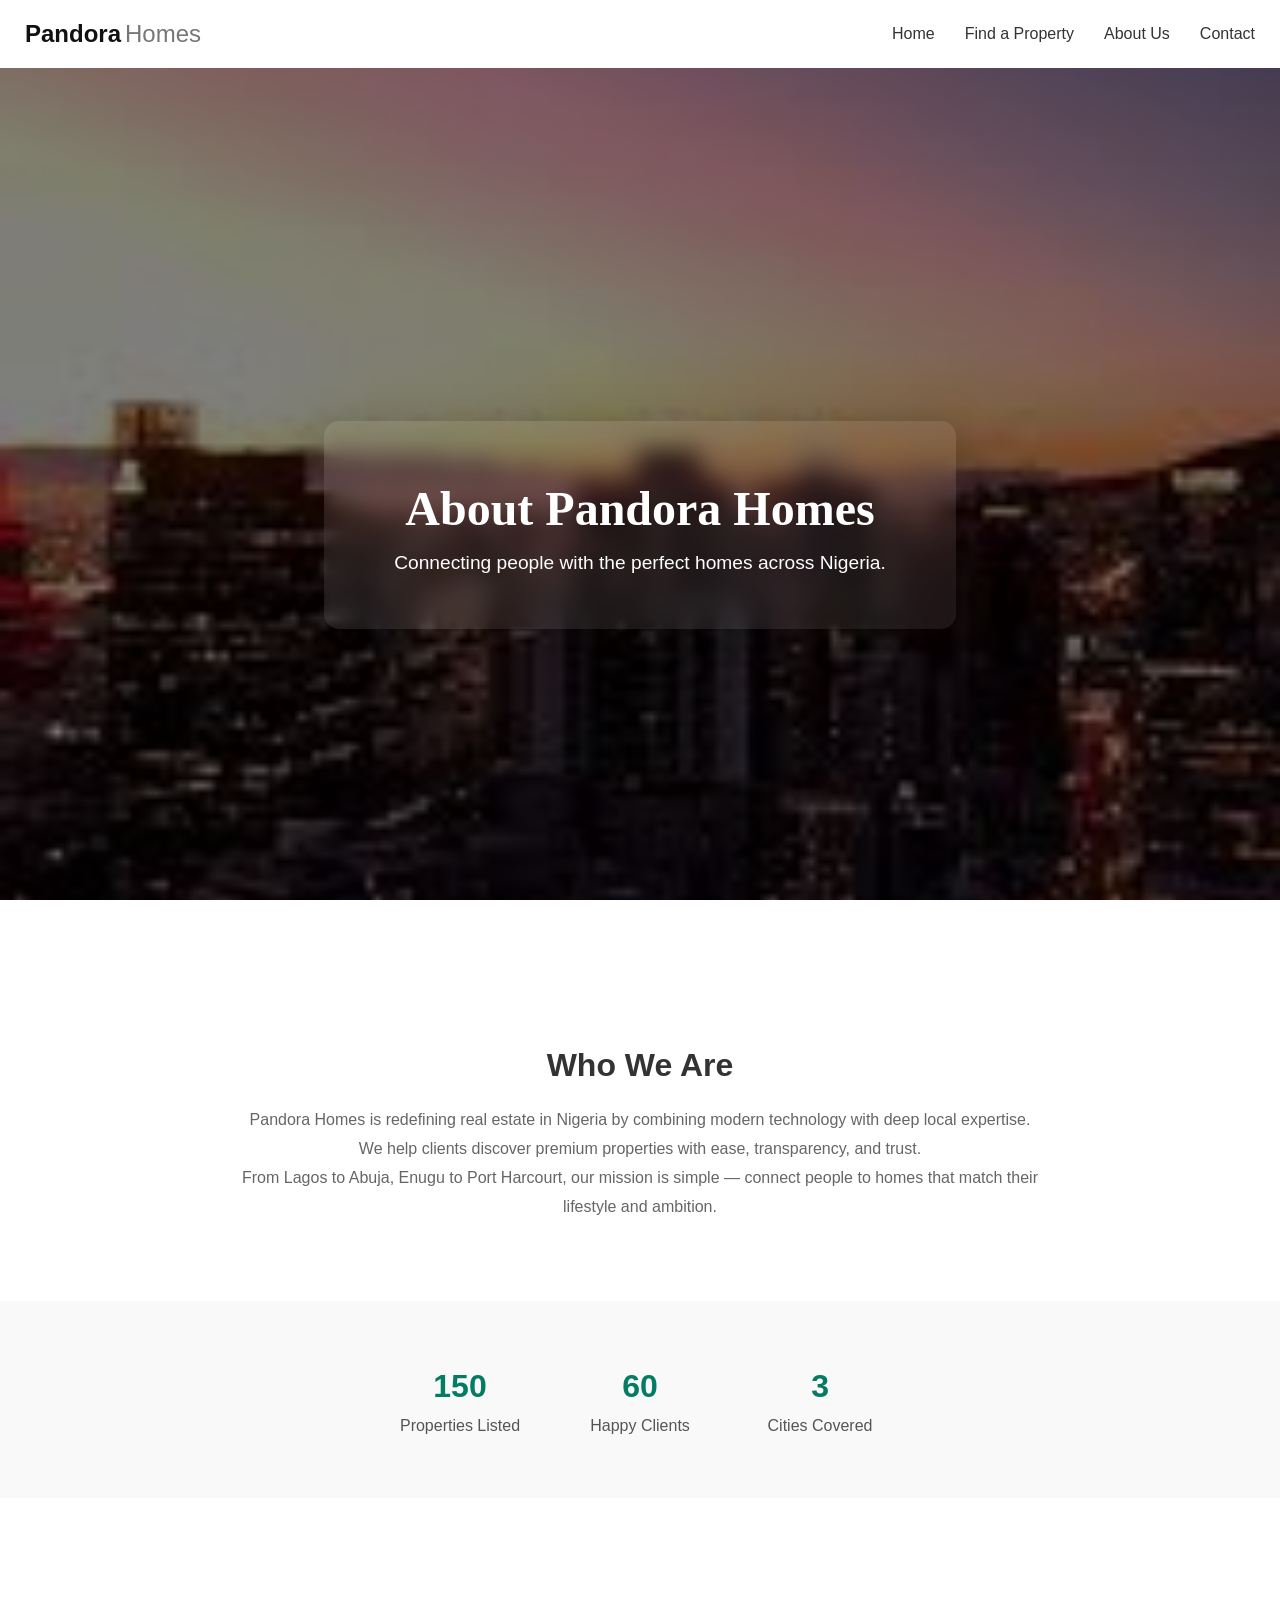
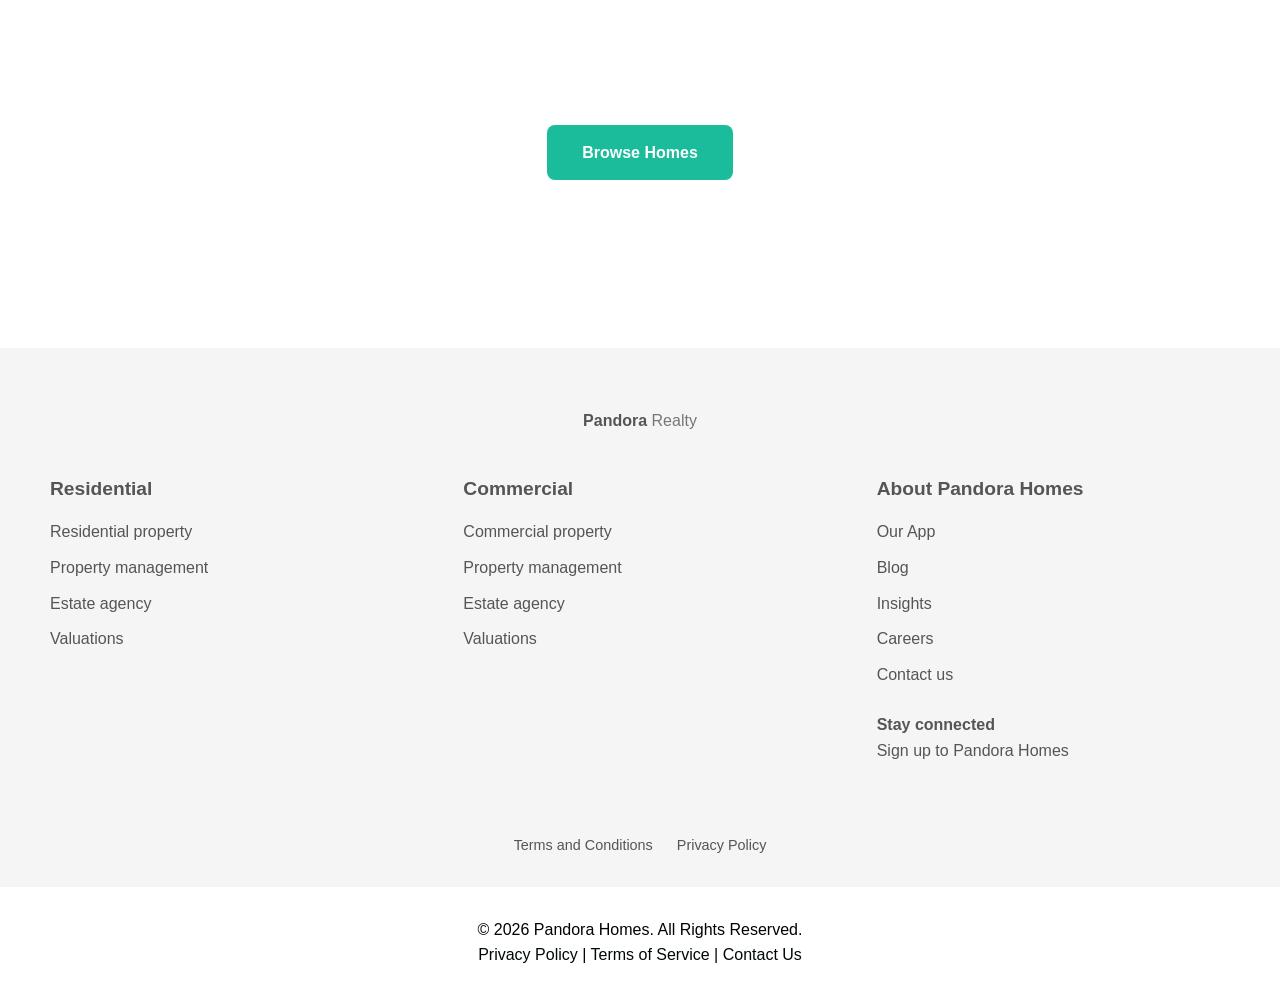
<file: about.html>
<!DOCTYPE html>
<html lang="en">
<head>
    <meta charset="UTF-8">
    <meta name="viewport" content="width=device-width, initial-scale=1.0">
    <title>About - Pandora Homes</title>
    <link rel="stylesheet" href="style.css">
</head>
<body>

<!-- HEADER -->
<header>

    <!-- MENU ICON (LEFT) -->
    <div class="menu-icon" onclick="toggleMenu()">☰</div>

    <!-- LOGO -->
<div class="logo">
    <span class="logo-bold">Pandora</span>
    <span class="logo-light">Homes</span>
</div>

    <!-- DESKTOP NAV -->
    <nav class="desktop-nav">
        <ul>
            <li><a href="index.html">Home</a></li>
            <li><a href="listings.html">Find a Property</a></li>
            <li><a href="about.html">About Us</a></li>
            <li><a href="contact.html">Contact</a></li>
        </ul>
    </nav>

</header>

<!-- MOBILE MENU (IMPORTANT: place RIGHT AFTER header) -->
<div class="mobile-menu" id="mobileMenu">

    <div class="close-btn" onclick="toggleMenu()">✕</div>

    <a href="index.html">Home</a>
    <a href="listings.html">Find a Property</a>
    <a href="about.html">About Us</a>
    <a href="contact.html">Contact Us</a>
    <a href="#">Careers</a>
    <a href="#">Insights</a>
</div>

<div id="page-content">

<!-- HERO / INTRO SECTION -->
<section class="hero about-hero">
    <div class="hero-overlay">
        <h1 class="fade-in">About Pandora Homes</h1>
        <p class="fade-in delay">
            Connecting people with the perfect homes across Nigeria.
        </p>
    </div>
</section>

<!-- ABOUT SECTION -->
<section class="about-story">

    <div class="about-container">
        <h2>Who We Are</h2>

        <p>
            Pandora Homes is redefining real estate in Nigeria by combining 
            modern technology with deep local expertise. We help clients 
            discover premium properties with ease, transparency, and trust.
        </p>

        <p>
            From Lagos to Abuja, Enugu to Port Harcourt, our mission is simple — 
            connect people to homes that match their lifestyle and ambition.
        </p>
    </div>

</section>

<section class="about-stats">

    <div class="stats-container">

        <div class="stat-box">
            <h3 class="counter" data-target="500+">0</h3>
            <p>Properties Listed</p>
        </div>

        <div class="stat-box">
            <h3 class="counter" data-target="200+">0</h3>
            <p>Happy Clients</p>
        </div>

        <div class="stat-box">
            <h3 class="counter" data-target="10+">0</h3>
            <p>Cities Covered</p>
        </div>

    </div>

</section>

<section class="about-cta">
    <h2 class="reveal">Find Your Dream Property Today</h2>
    <a href="listings.html" class="cta-btn reveal">Browse Homes</a>
</section>



<!-- LOGO -->
 <section class="pre-footer">


    <div class="pre-footer-logo">
        <span class="logo-bold">Pandora</span>
        <span class="logo-light">Realty</span>
    </div>

    <div class="pre-footer-container">

        <!-- Column 1 -->
        <div class="pre-footer-col">
            <div class="accordion-header">
                Residential <span>⌄</span>
            </div>
            <ul class="accordion-content">
                <li>Residential property</li>
                <li>Property management</li>
                <li>Estate agency</li>
                <li>Valuations</li>
            </ul>
        </div>

        <!-- Column 2 -->
        <div class="pre-footer-col">
            <div class="accordion-header">
                Commercial <span>⌄</span>
            </div>
            <ul class="accordion-content">
                <li>Commercial property</li>
                <li>Property management</li>
                <li>Estate agency</li>
                <li>Valuations</li>
            </ul>
        </div>

        <!-- Column 3 -->
        <div class="pre-footer-col">
            <div class="accordion-header">
                About Pandora Homes <span>⌄</span>
            </div>
            <ul class="accordion-content">
                <li>Our App</li>
                <li>Blog</li>
                <li>Insights</li>
                <li>Careers</li>
                <li>Contact us</li>
            </ul>

            <div class="stay-connected">
                <h4>Stay connected</h4>
                <p>Sign up to Pandora Homes</p>
            </div>
        </div>

    </div>

    <!-- Social Icons -->
    <div class="social-icons">
        <i class="fab fa-facebook-f"></i>
        <i class="fab fa-pinterest-p"></i>
        <i class="fab fa-linkedin-in"></i>
        <i class="fab fa-twitter"></i>
        <i class="fab fa-instagram"></i>
        <i class="fab fa-youtube"></i>
    </div>

    <!-- Bottom Links -->
    <div class="footer-links">
        <a href="terms.html">Terms and Conditions</a>
        <a href="privacy.html">Privacy Policy</a>
    </div>

</section>

<!-- FOOTER -->
<footer>
    <p>&copy; 2026 Pandora Homes. All Rights Reserved.</p>
    <p>
        <a href="privacy.html">Privacy Policy</a> | 
        <a href="terms.html">Terms of Service</a> |
        <a href="contact.html">Contact Us</a> </p>
</footer>

<script src="script.js"></script>

</div>

</body>
</html>
</file>
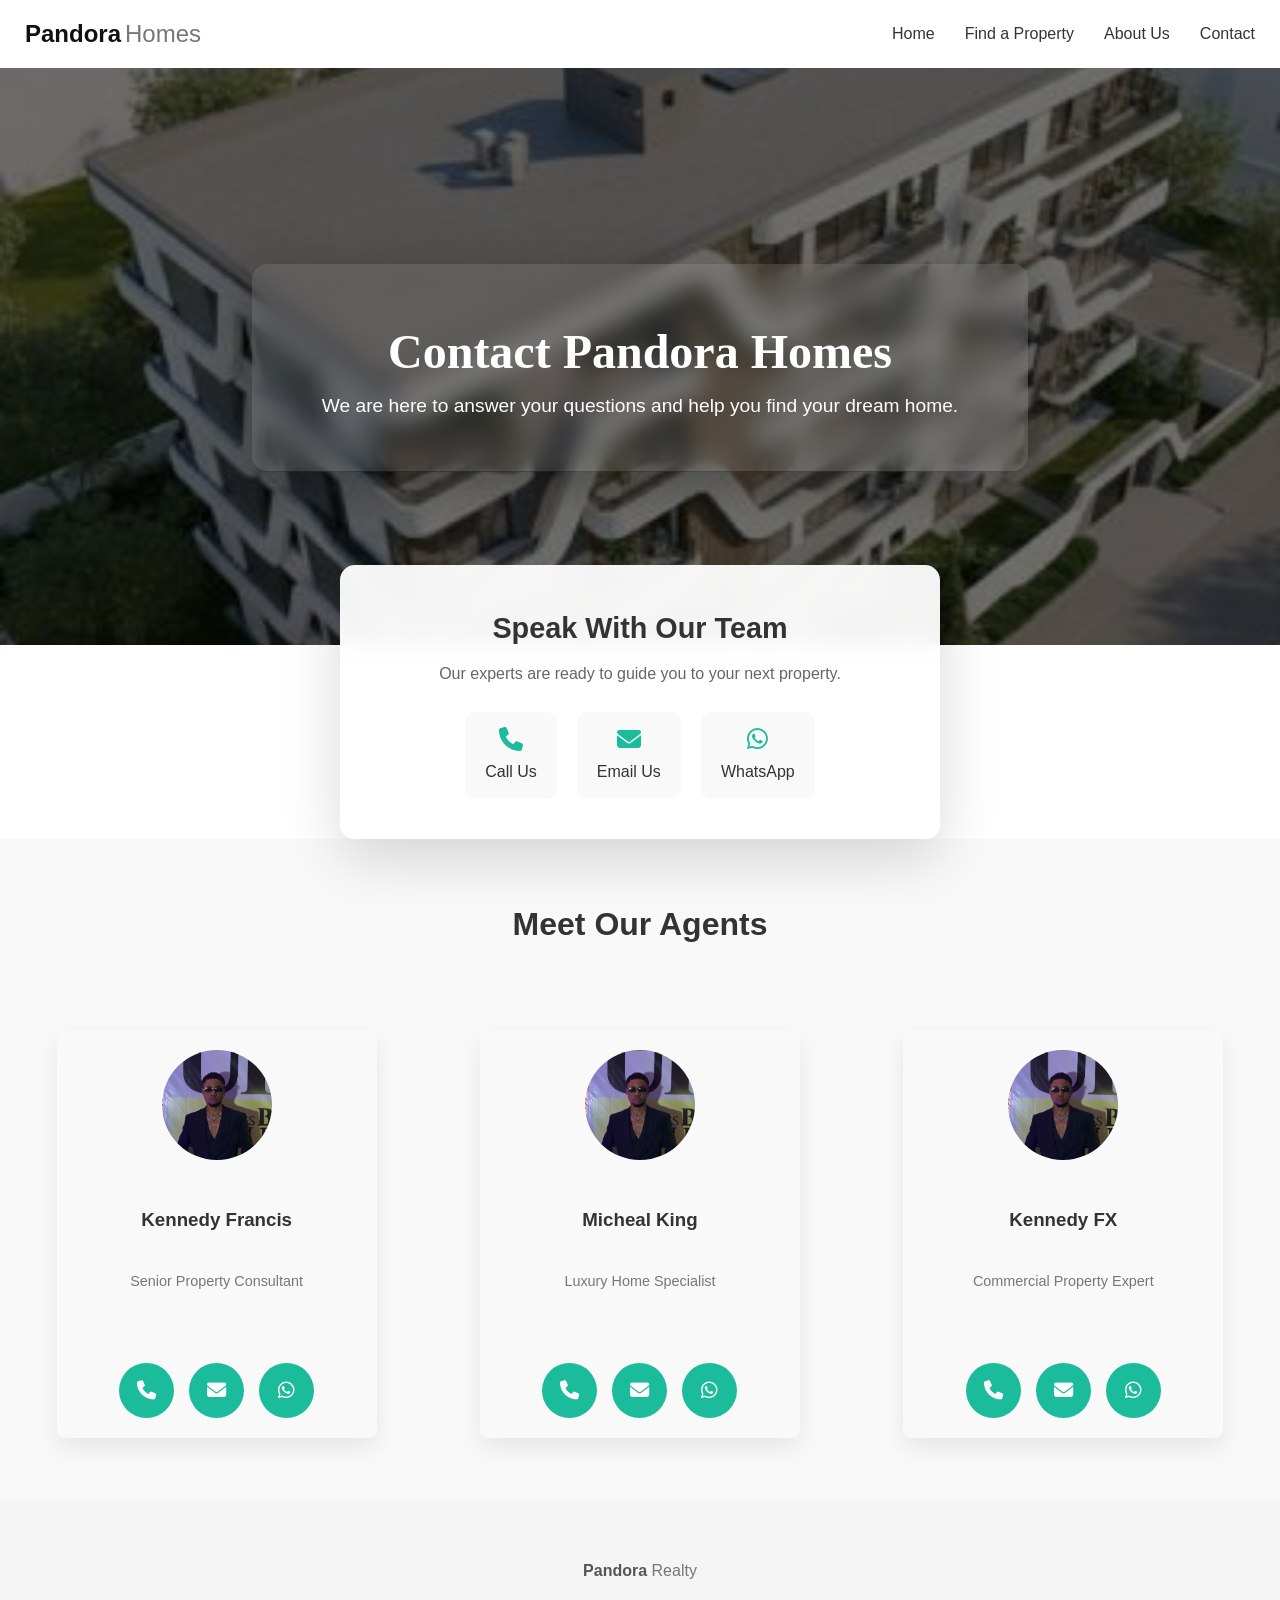
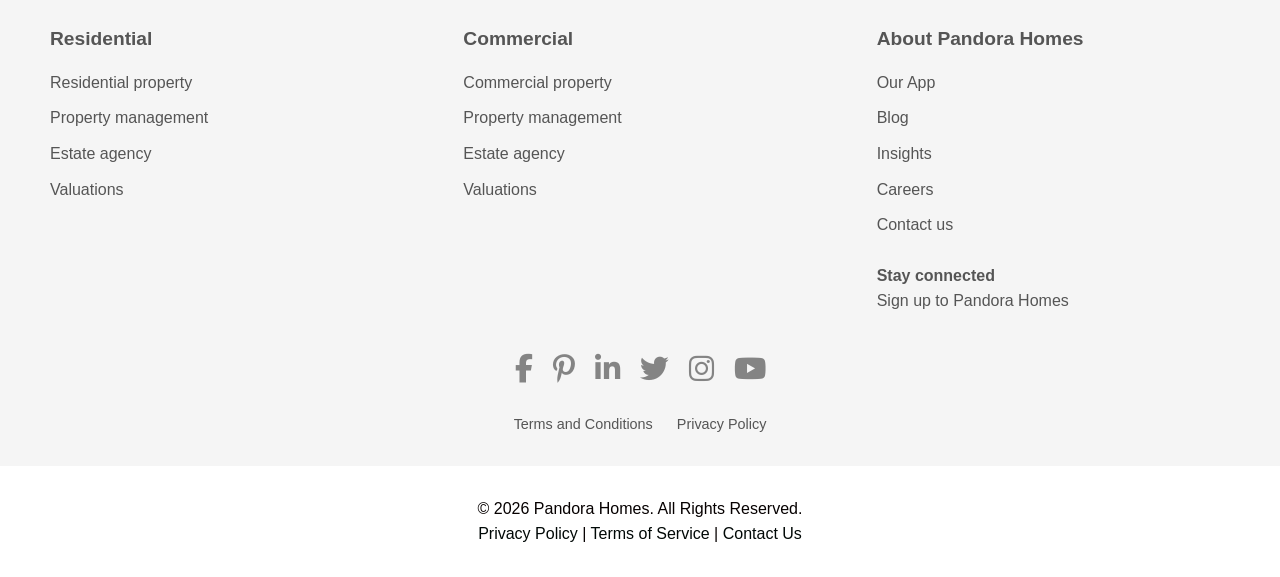
<file: contact.html>
<!DOCTYPE html>
<html lang="en">
<head>
    <meta charset="UTF-8">
    <meta name="viewport" content="width=device-width, initial-scale=1.0">
    <title>Contact - Pandora Homes</title>
    <link rel="stylesheet" href="style.css">

    <!-- FONT AWESOME (for icons) -->
    <link rel="stylesheet" href="https://cdnjs.cloudflare.com/ajax/libs/font-awesome/6.5.0/css/all.min.css">
</head>

<body>

<!-- HEADER -->
<header>

    <!-- MENU ICON -->
    <div class="menu-icon" onclick="toggleMenu()">☰</div>

    <!-- LOGO -->
    <div class="logo">
        <span class="logo-bold">Pandora</span>
        <span class="logo-light">Homes</span>
    </div>

    <!-- DESKTOP NAV -->
    <nav class="desktop-nav">
        <ul>
            <li><a href="index.html">Home</a></li>
            <li><a href="listings.html">Find a Property</a></li>
            <li><a href="about.html">About Us</a></li>
            <li><a href="contact.html">Contact</a></li>
        </ul>
    </nav>

</header>

<!-- MOBILE MENU -->
<div class="mobile-menu" id="mobileMenu">
    <div class="close-btn" onclick="toggleMenu()">✕</div>

    <a href="index.html">Home</a>
    <a href="listings.html">Find a Property</a>
    <a href="about.html">About Us</a>
    <a href="contact.html">Contact Us</a>
    <a href="#">Careers</a>
    <a href="#">Insights</a>
</div>

<div id="page-content">

<!-- HERO -->
<section class="hero contact-hero">
    <div class="hero-overlay">
    <h1 class="fade-in">Contact Pandora Homes</h1>
    <p class="fade-in delay">
        We are here to answer your questions and help you find your dream home.
    </p>
</div>
</section>
<!-- CONTACT SECTION -->
<section class="contact-premium">

    <div class="contact-card">

        <h2>Speak With Our Team</h2>
        <p>Our experts are ready to guide you to your next property.</p>

        <div class="contact-options">

            <a href="tel:+2349012345678" class="contact-box">
                <i class="fas fa-phone"></i>
                <span>Call Us</span>
            </a>

            <a href="mailto:info@pandorahomes.com" class="contact-box">
                <i class="fas fa-envelope"></i>
                <span>Email Us</span>
            </a>

            <a href="https://wa.me/2349061645790" target="_blank" class="contact-box">
                <i class="fab fa-whatsapp"></i>
                <span>WhatsApp</span>
            </a>

        </div>

    </div>

</section>

<!-- =====================
     AGENTS SECTION (NEW)
===================== -->
<section class="agents-section">

    <h2>Meet Our Agents</h2>

    <div class="agents-container">

 <!-- Agent 1 -->
<div class="agent-card">
    <img src="images/agent1.jpg" alt="Kennedy Francis">

    <h3>Kennedy Francis</h3>
    <p>Senior Property Consultant</p>

    <div class="agent-actions">
        <a href="tel:+2348011111111">
            <i class="fas fa-phone"></i>
        </a>

        <a href="mailto:kennedysezebilo@gmail.com">
            <i class="fas fa-envelope"></i>
        </a>

        <a href="https://wa.me/2349061645790" target="_blank">
            <i class="fab fa-whatsapp"></i>
        </a>
    </div>
</div>

        <!-- Agent 2 -->
        <div class="agent-card">
            <img src="images/agent2.jpg" alt="Micheal King">
            <h3>Micheal King</h3>
            <p>Luxury Home Specialist</p>

            <div class="agent-actions">
                <a href="tel:+2348022222222"><i class="fas fa-phone"></i></a>
                <a href="mailto:kennedysezebilo@gmail.com"><i class="fas fa-envelope"></i></a>
                <a href="https://wa.me/2349061645790" target="_blank">
                    <i class="fab fa-whatsapp"></i>
                </a>
            </div>
        </div>

        <!-- Agent 3 -->
        <div class="agent-card">
            <img src="images/agent3.jpg" alt="Kennedy FX">
            <h3>Kennedy FX</h3>
            <p>Commercial Property Expert</p>

            <div class="agent-actions">
                <a href="tel:+2348033333333"><i class="fas fa-phone"></i></a>
                <a href="mailto:kennedysezebilo@gmail.com"><i class="fas fa-envelope"></i></a>
                <a href="https://wa.me/2349061645790" target="_blank">
                    <i class="fab fa-whatsapp"></i>
                </a>
            </div>
        </div>

    </div>

</section>

<!-- LOGO -->
 <section class="pre-footer">


    <div class="pre-footer-logo">
        <span class="logo-bold">Pandora</span>
        <span class="logo-light">Realty</span>
    </div>

    <div class="pre-footer-container">

        <!-- Column 1 -->
        <div class="pre-footer-col">
            <div class="accordion-header">
                Residential <span>⌄</span>
            </div>
            <ul class="accordion-content">
                <li>Residential property</li>
                <li>Property management</li>
                <li>Estate agency</li>
                <li>Valuations</li>
            </ul>
        </div>

        <!-- Column 2 -->
        <div class="pre-footer-col">
            <div class="accordion-header">
                Commercial <span>⌄</span>
            </div>
            <ul class="accordion-content">
                <li>Commercial property</li>
                <li>Property management</li>
                <li>Estate agency</li>
                <li>Valuations</li>
            </ul>
        </div>

        <!-- Column 3 -->
        <div class="pre-footer-col">
            <div class="accordion-header">
                About Pandora Homes <span>⌄</span>
            </div>
            <ul class="accordion-content">
                <li>Our App</li>
                <li>Blog</li>
                <li>Insights</li>
                <li>Careers</li>
                <li>Contact us</li>
            </ul>

            <div class="stay-connected">
                <h4>Stay connected</h4>
                <p>Sign up to Pandora Homes</p>
            </div>
        </div>

    </div>

    <!-- Social Icons -->
    <div class="social-icons">
        <i class="fab fa-facebook-f"></i>
        <i class="fab fa-pinterest-p"></i>
        <i class="fab fa-linkedin-in"></i>
        <i class="fab fa-twitter"></i>
        <i class="fab fa-instagram"></i>
        <i class="fab fa-youtube"></i>
    </div>

    <!-- Bottom Links -->
    <div class="footer-links">
        <a href="terms.html">Terms and Conditions</a>
        <a href="privacy.html">Privacy Policy</a>
    </div>

</section>

<!-- FOOTER -->
<footer>
    <p>&copy; 2026 Pandora Homes. All Rights Reserved.</p>
    <p>
        <a href="privacy.html">Privacy Policy</a> | 
        <a href="terms.html">Terms of Service</a> |
        <a href="contact.html">Contact Us</a> </p>
</footer>
</div>

<script src="script.js"></script>

</body>
</html>
</file>
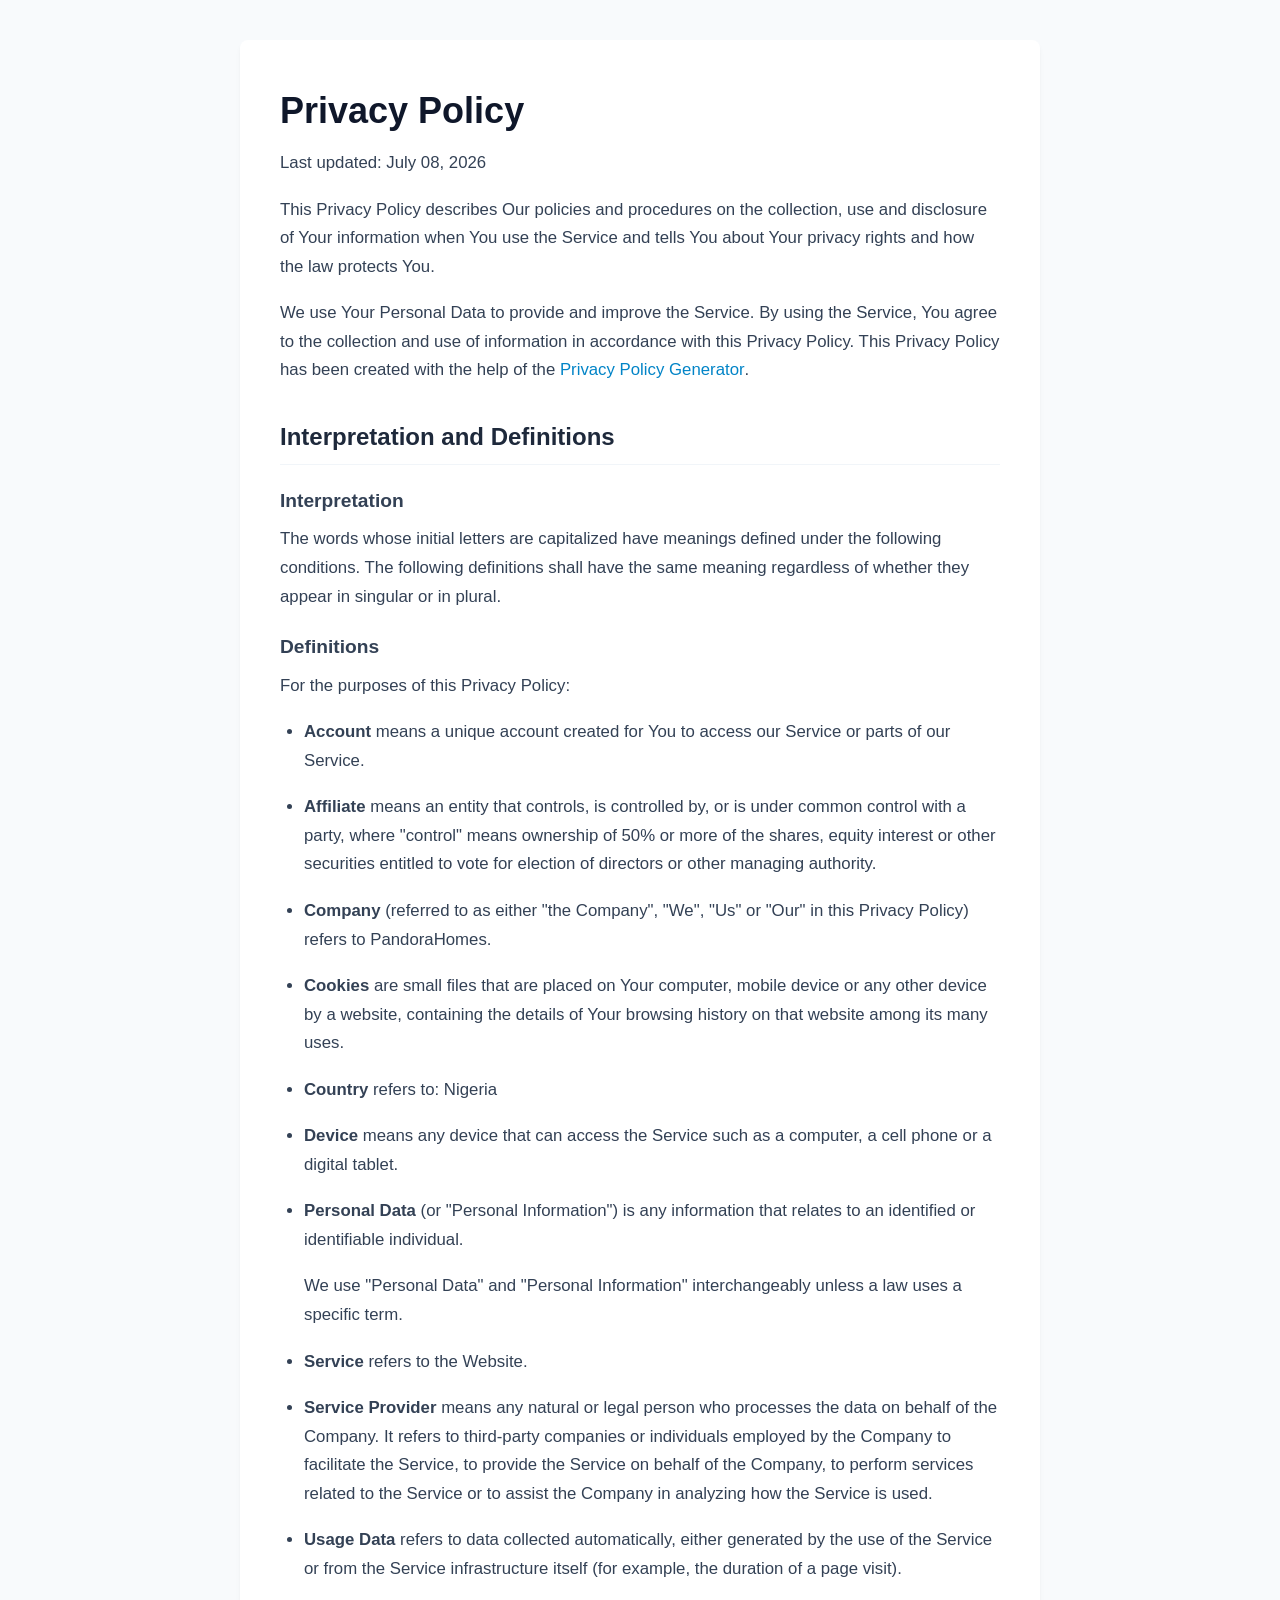
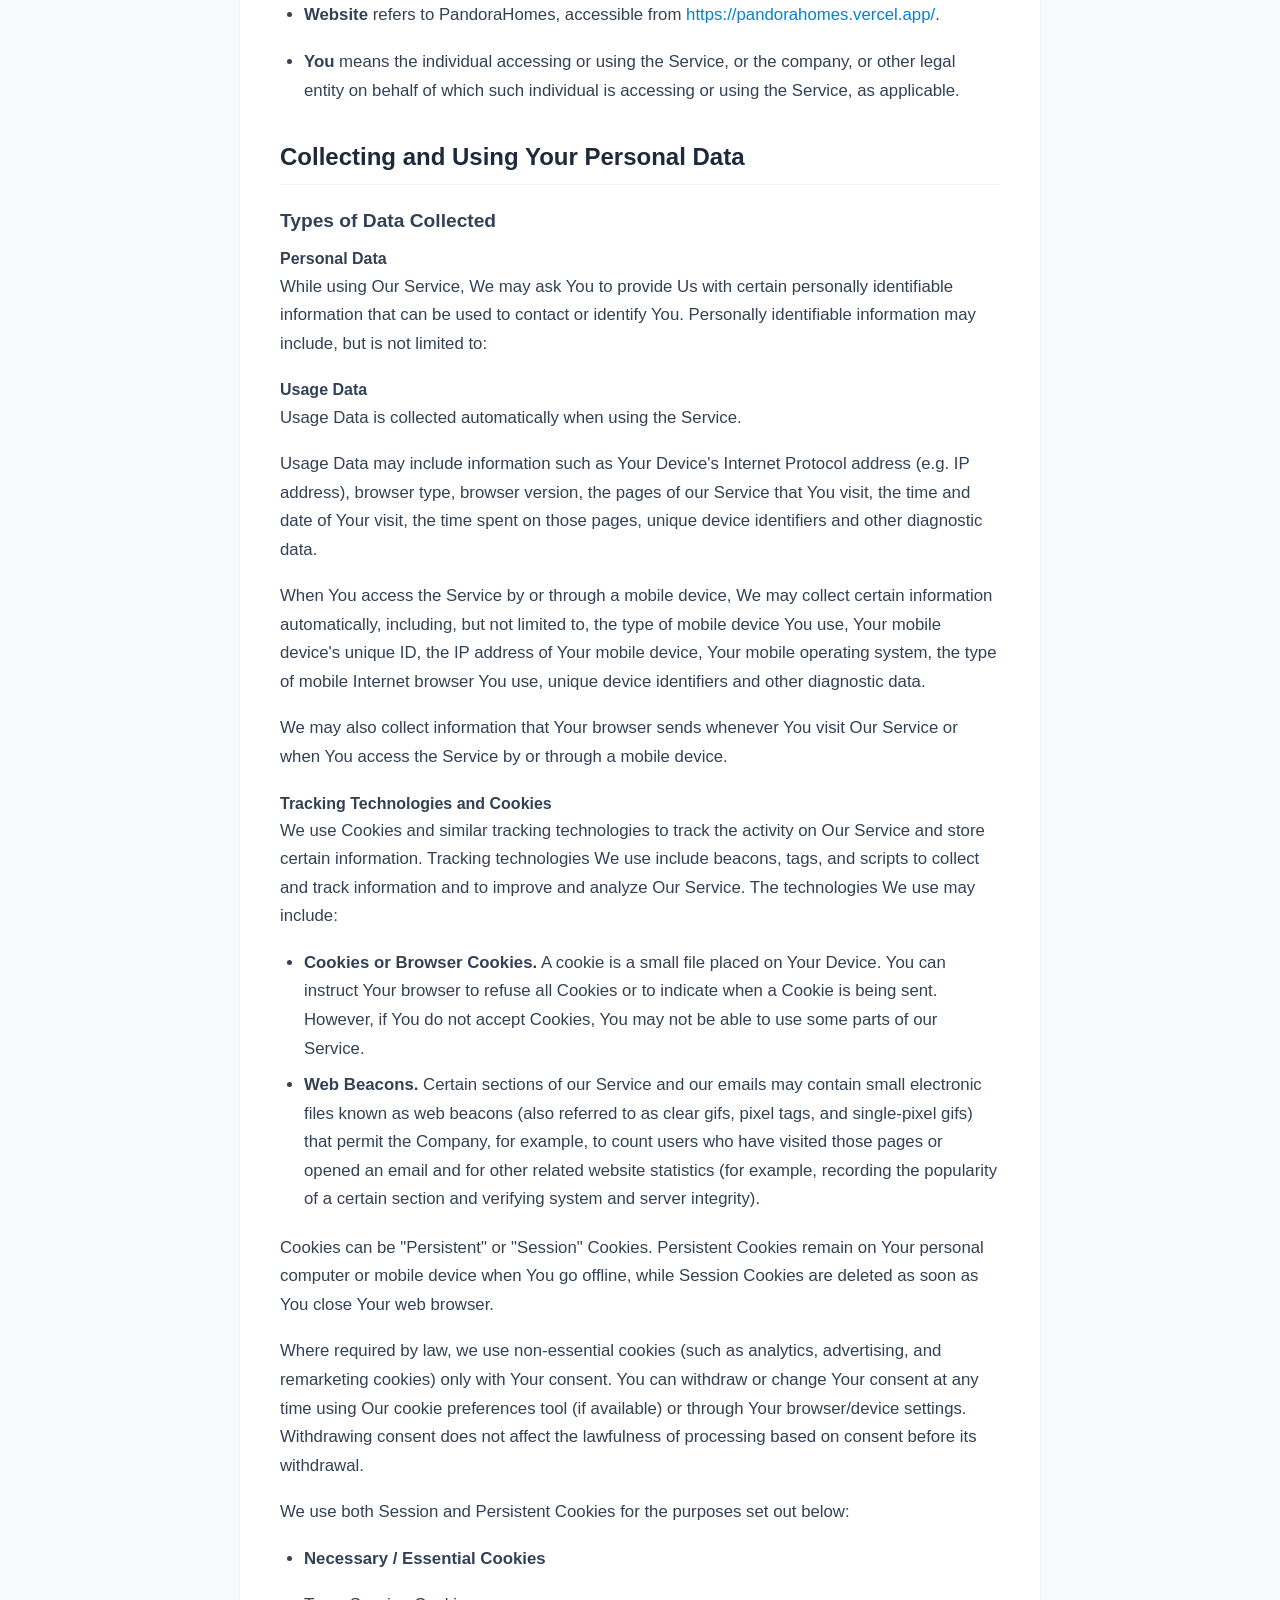
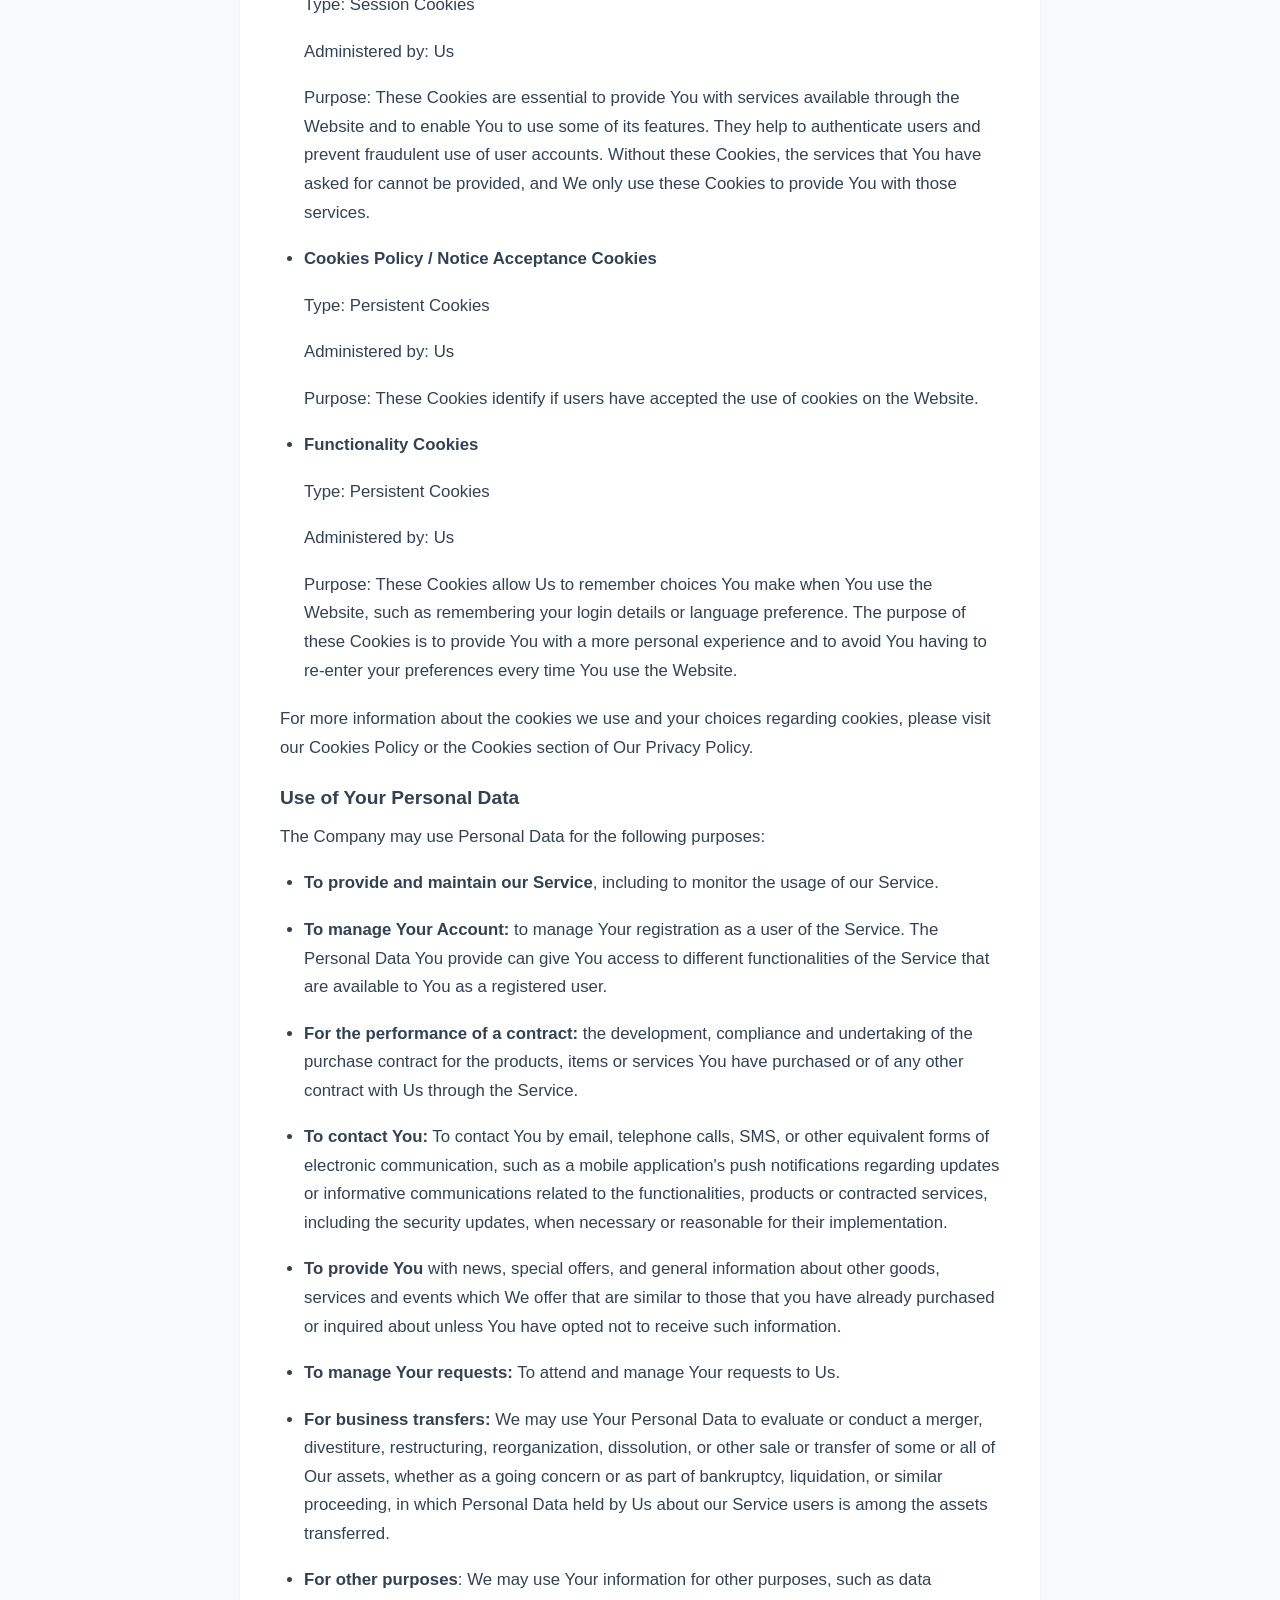
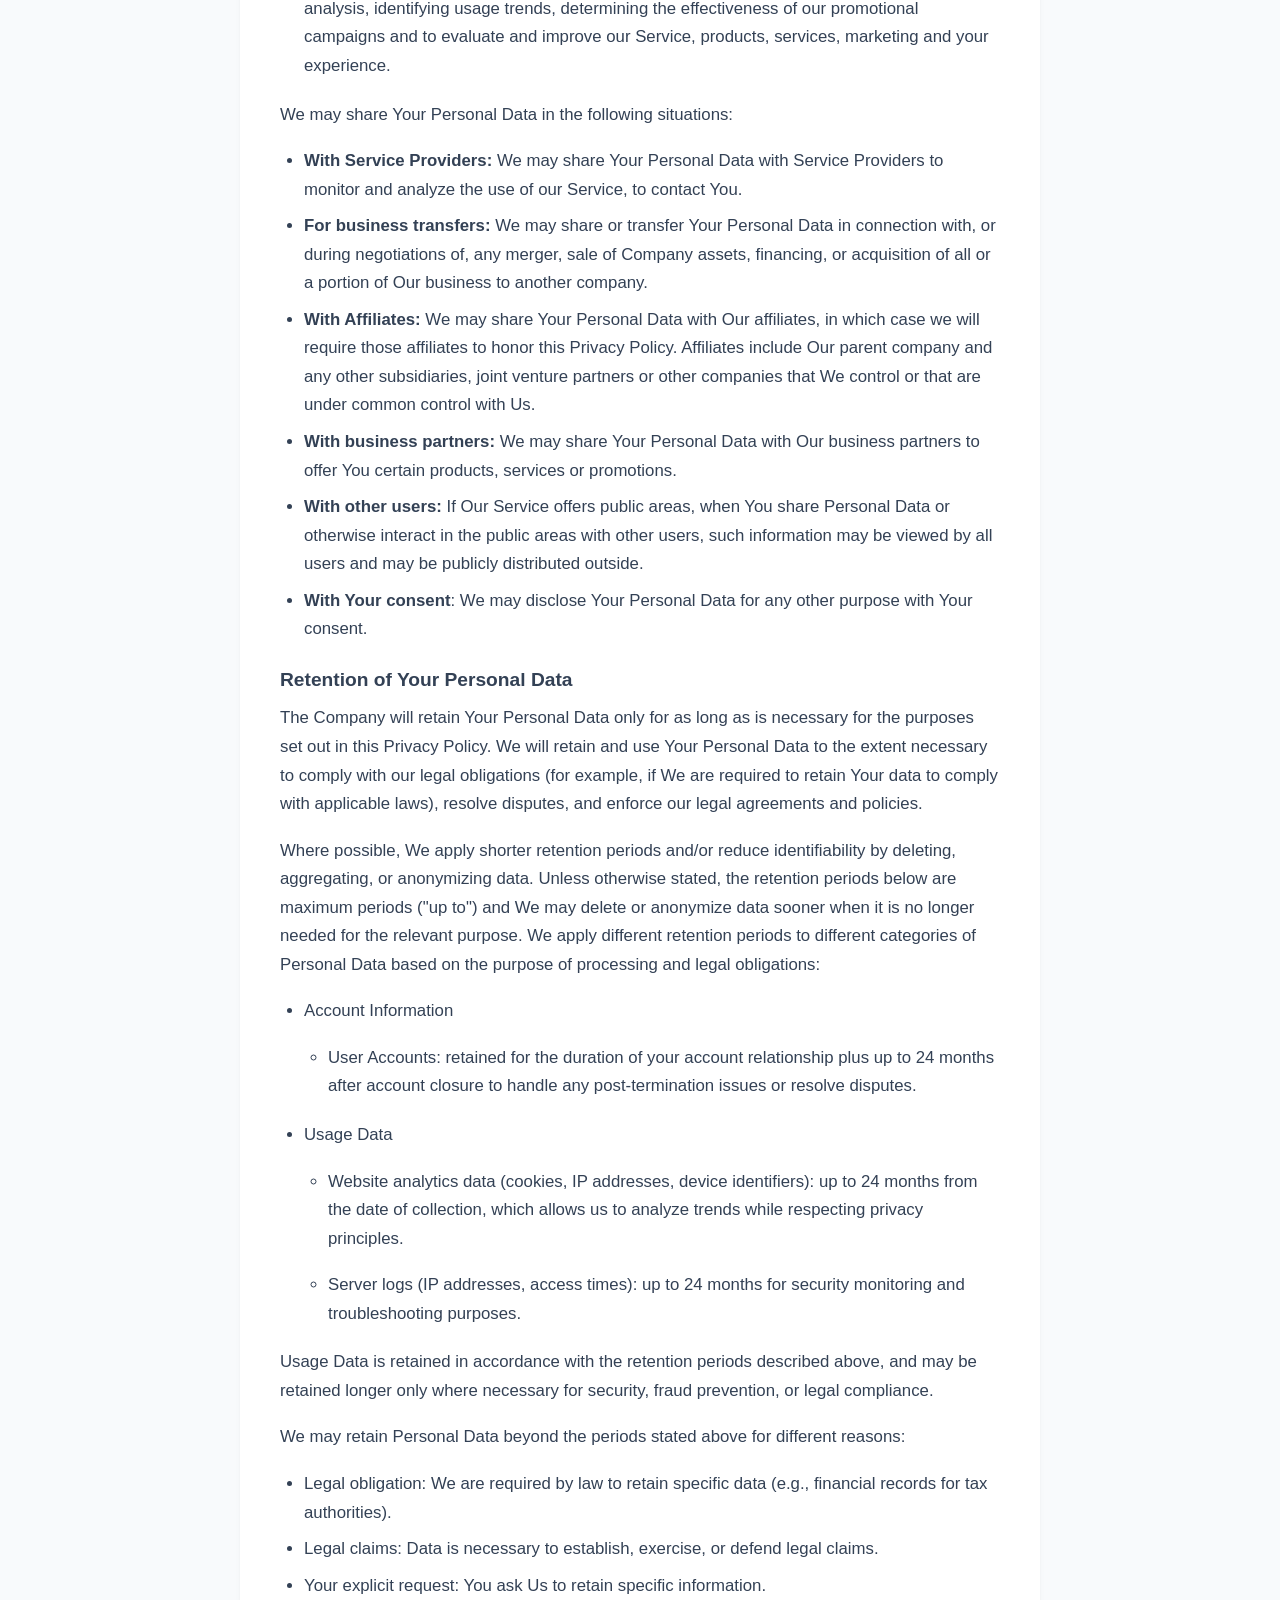
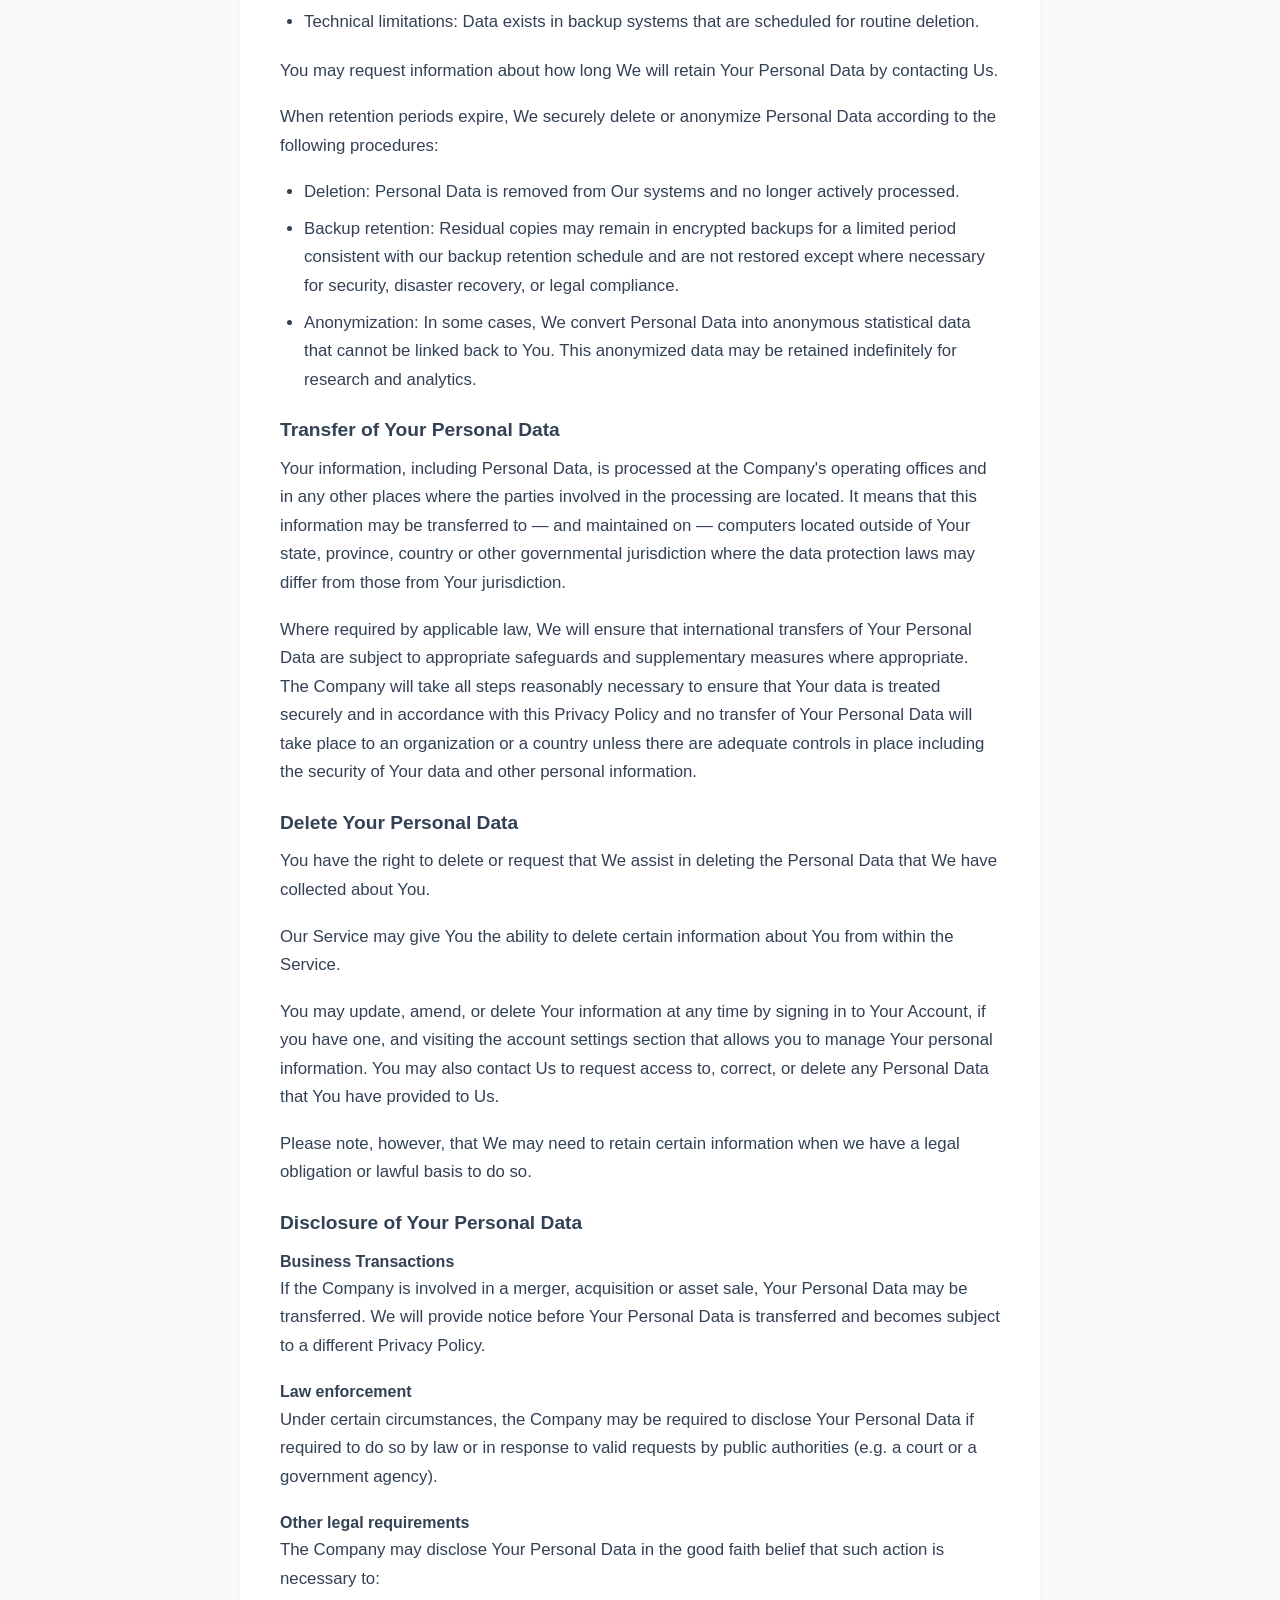
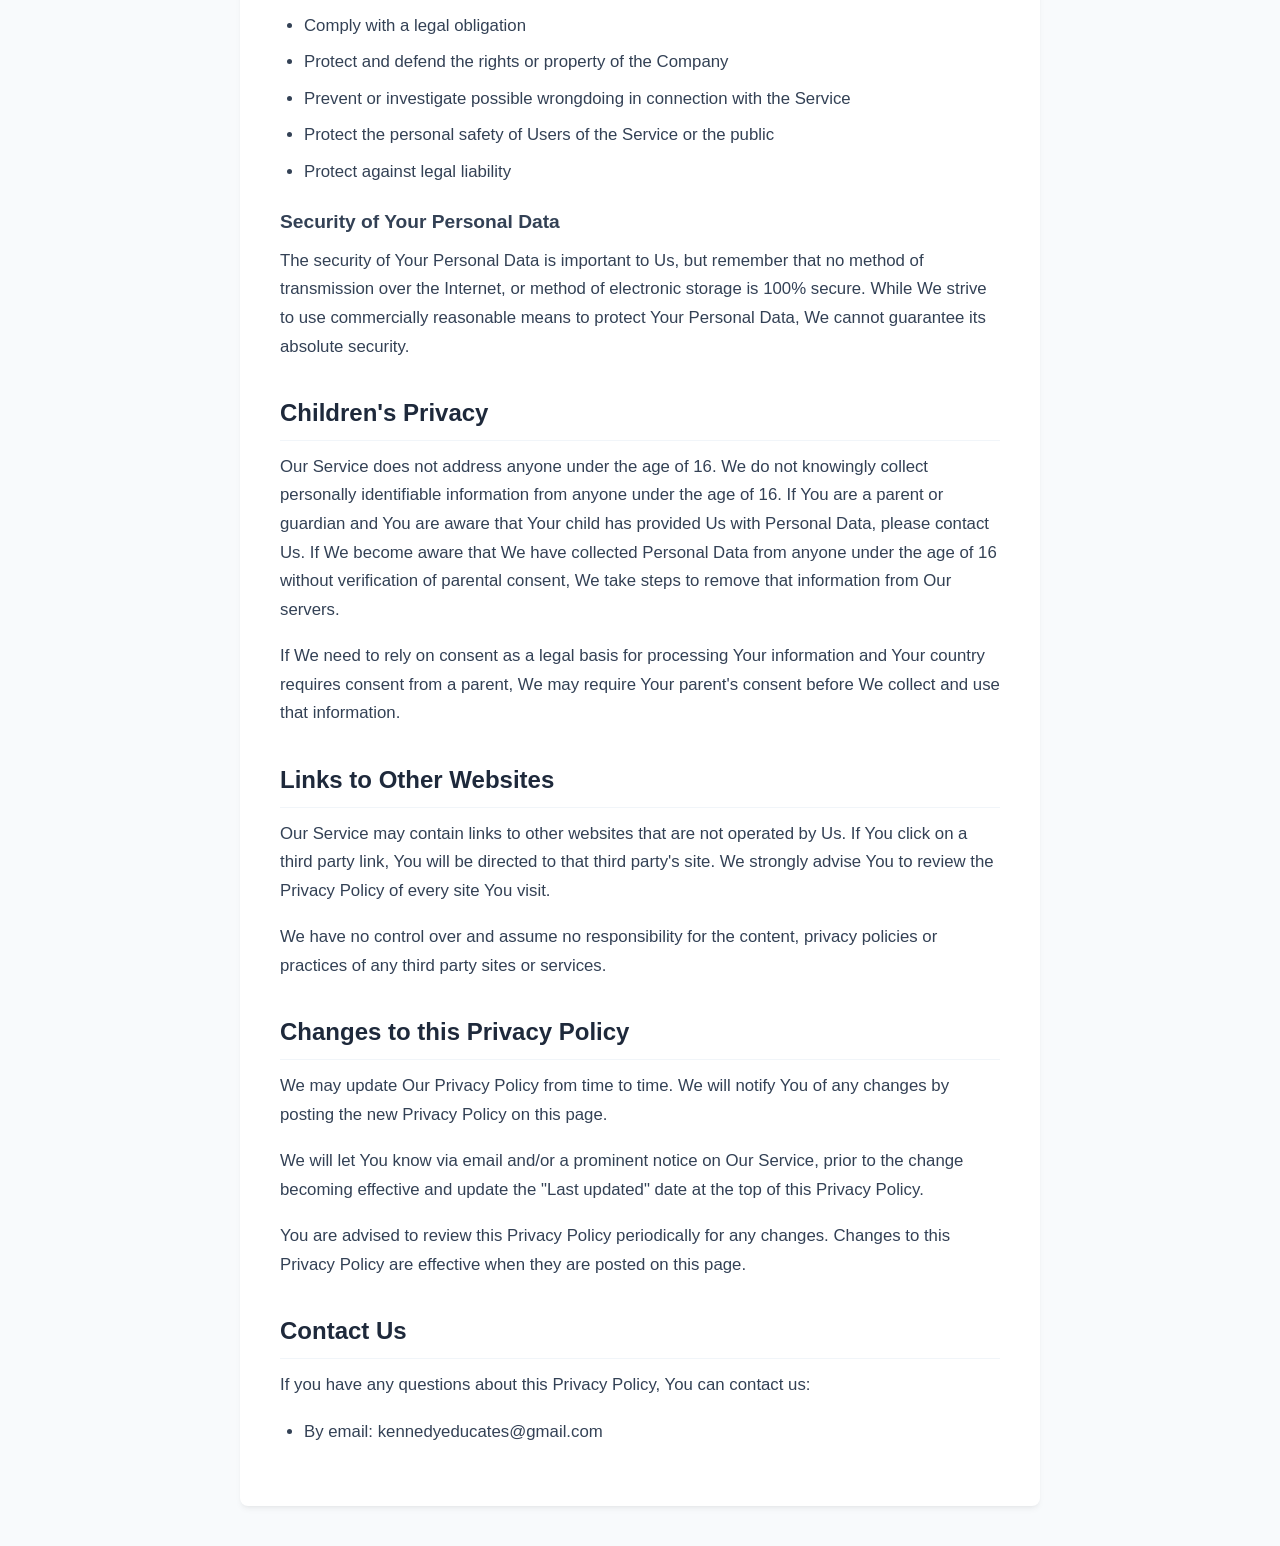
<file: privacy.html>
<!DOCTYPE html>
<html lang="en">
<head>
    <meta charset="UTF-8">
    <meta name="viewport" content="width=device-width, initial-scale=1.0">
    <title>Privacy Policy - Pandora Homes</title>
    <link rel="stylesheet" href="privacy.css">
</head>
<body>

    <!-- This container activates all the styles from your privacy.css file -->
    <div class="policy-container">

        <h1>Privacy Policy</h1>
        <p>Last updated: July 08, 2026</p>
        <p>This Privacy Policy describes Our policies and procedures on the collection, use and disclosure of Your information when You use the Service and tells You about Your privacy rights and how the law protects You.</p>
        <p>We use Your Personal Data to provide and improve the Service. By using the Service, You agree to the collection and use of information in accordance with this Privacy Policy. This Privacy Policy has been created with the help of the <a href="https://www.termsfeed.com/privacy-policy-generator/" target="_blank">Privacy Policy Generator</a>.</p>
        
        <h2>Interpretation and Definitions</h2>
        <h3>Interpretation</h3>
        <p>The words whose initial letters are capitalized have meanings defined under the following conditions. The following definitions shall have the same meaning regardless of whether they appear in singular or in plural.</p>
        
        <h3>Definitions</h3>
        <p>For the purposes of this Privacy Policy:</p>
        <ul>
            <li>
                <p><strong>Account</strong> means a unique account created for You to access our Service or parts of our Service.</p>
            </li>
            <li>
                <p><strong>Affiliate</strong> means an entity that controls, is controlled by, or is under common control with a party, where &quot;control&quot; means ownership of 50% or more of the shares, equity interest or other securities entitled to vote for election of directors or other managing authority.</p>
            </li>
            <li>
                <p><strong>Company</strong> (referred to as either &quot;the Company&quot;, &quot;We&quot;, &quot;Us&quot; or &quot;Our&quot; in this Privacy Policy) refers to PandoraHomes.</p>
            </li>
            <li>
                <p><strong>Cookies</strong> are small files that are placed on Your computer, mobile device or any other device by a website, containing the details of Your browsing history on that website among its many uses.</p>
            </li>
            <li>
                <p><strong>Country</strong> refers to:  Nigeria</p>
            </li>
            <li>
                <p><strong>Device</strong> means any device that can access the Service such as a computer, a cell phone or a digital tablet.</p>
            </li>
            <li>
                <p><strong>Personal Data</strong> (or &quot;Personal Information&quot;) is any information that relates to an identified or identifiable individual.</p>
                <p>We use &quot;Personal Data&quot; and &quot;Personal Information&quot; interchangeably unless a law uses a specific term.</p>
            </li>
            <li>
                <p><strong>Service</strong> refers to the Website.</p>
            </li>
            <li>
                <p><strong>Service Provider</strong> means any natural or legal person who processes the data on behalf of the Company. It refers to third-party companies or individuals employed by the Company to facilitate the Service, to provide the Service on behalf of the Company, to perform services related to the Service or to assist the Company in analyzing how the Service is used.</p>
            </li>
            <li>
                <p><strong>Usage Data</strong> refers to data collected automatically, either generated by the use of the Service or from the Service infrastructure itself (for example, the duration of a page visit).</p>
            </li>
            <li>
                <p><strong>Website</strong> refers to PandoraHomes, accessible from <a href="https://pandorahomes.vercel.app/" rel="external nofollow noopener" target="_blank">https://pandorahomes.vercel.app/</a>.</p>
            </li>
            <li>
                <p><strong>You</strong> means the individual accessing or using the Service, or the company, or other legal entity on behalf of which such individual is accessing or using the Service, as applicable.</p>
            </li>
        </ul>

        <h2>Collecting and Using Your Personal Data</h2>
        <h3>Types of Data Collected</h3>
        <h4>Personal Data</h4>
        <p>While using Our Service, We may ask You to provide Us with certain personally identifiable information that can be used to contact or identify You. Personally identifiable information may include, but is not limited to:</p>
        
        <h4>Usage Data</h4>
        <p>Usage Data is collected automatically when using the Service.</p>
        <p>Usage Data may include information such as Your Device's Internet Protocol address (e.g. IP address), browser type, browser version, the pages of our Service that You visit, the time and date of Your visit, the time spent on those pages, unique device identifiers and other diagnostic data.</p>
        <p>When You access the Service by or through a mobile device, We may collect certain information automatically, including, but not limited to, the type of mobile device You use, Your mobile device's unique ID, the IP address of Your mobile device, Your mobile operating system, the type of mobile Internet browser You use, unique device identifiers and other diagnostic data.</p>
        <p>We may also collect information that Your browser sends whenever You visit Our Service or when You access the Service by or through a mobile device.</p>
        
        <h4>Tracking Technologies and Cookies</h4>
        <p>We use Cookies and similar tracking technologies to track the activity on Our Service and store certain information. Tracking technologies We use include beacons, tags, and scripts to collect and track information and to improve and analyze Our Service. The technologies We use may include:</p>
        <ul>
            <li><strong>Cookies or Browser Cookies.</strong> A cookie is a small file placed on Your Device. You can instruct Your browser to refuse all Cookies or to indicate when a Cookie is being sent. However, if You do not accept Cookies, You may not be able to use some parts of our Service.</li>
            <li><strong>Web Beacons.</strong> Certain sections of our Service and our emails may contain small electronic files known as web beacons (also referred to as clear gifs, pixel tags, and single-pixel gifs) that permit the Company, for example, to count users who have visited those pages or opened an email and for other related website statistics (for example, recording the popularity of a certain section and verifying system and server integrity).</li>
        </ul>
        <p>Cookies can be &quot;Persistent&quot; or &quot;Session&quot; Cookies. Persistent Cookies remain on Your personal computer or mobile device when You go offline, while Session Cookies are deleted as soon as You close Your web browser.</p>
        <p>Where required by law, we use non-essential cookies (such as analytics, advertising, and remarketing cookies) only with Your consent. You can withdraw or change Your consent at any time using Our cookie preferences tool (if available) or through Your browser/device settings. Withdrawing consent does not affect the lawfulness of processing based on consent before its withdrawal.</p>
        <p>We use both Session and Persistent Cookies for the purposes set out below:</p>
        <ul>
            <li>
                <p><strong>Necessary / Essential Cookies</strong></p>
                <p>Type: Session Cookies</p>
                <p>Administered by: Us</p>
                <p>Purpose: These Cookies are essential to provide You with services available through the Website and to enable You to use some of its features. They help to authenticate users and prevent fraudulent use of user accounts. Without these Cookies, the services that You have asked for cannot be provided, and We only use these Cookies to provide You with those services.</p>
            </li>
            <li>
                <p><strong>Cookies Policy / Notice Acceptance Cookies</strong></p>
                <p>Type: Persistent Cookies</p>
                <p>Administered by: Us</p>
                <p>Purpose: These Cookies identify if users have accepted the use of cookies on the Website.</p>
            </li>
            <li>
                <p><strong>Functionality Cookies</strong></p>
                <p>Type: Persistent Cookies</p>
                <p>Administered by: Us</p>
                <p>Purpose: These Cookies allow Us to remember choices You make when You use the Website, such as remembering your login details or language preference. The purpose of these Cookies is to provide You with a more personal experience and to avoid You having to re-enter your preferences every time You use the Website.</p>
            </li>
        </ul>
        <p>For more information about the cookies we use and your choices regarding cookies, please visit our Cookies Policy or the Cookies section of Our Privacy Policy.</p>
        
        <h3>Use of Your Personal Data</h3>
        <p>The Company may use Personal Data for the following purposes:</p>
        <ul>
            <li>
                <p><strong>To provide and maintain our Service</strong>, including to monitor the usage of our Service.</p>
            </li>
            <li>
                <p><strong>To manage Your Account:</strong> to manage Your registration as a user of the Service. The Personal Data You provide can give You access to different functionalities of the Service that are available to You as a registered user.</p>
            </li>
            <li>
                <p><strong>For the performance of a contract:</strong> the development, compliance and undertaking of the purchase contract for the products, items or services You have purchased or of any other contract with Us through the Service.</p>
            </li>
            <li>
                <p><strong>To contact You:</strong> To contact You by email, telephone calls, SMS, or other equivalent forms of electronic communication, such as a mobile application's push notifications regarding updates or informative communications related to the functionalities, products or contracted services, including the security updates, when necessary or reasonable for their implementation.</p>
            </li>
            <li>
                <p><strong>To provide You</strong> with news, special offers, and general information about other goods, services and events which We offer that are similar to those that you have already purchased or inquired about unless You have opted not to receive such information.</p>
            </li>
            <li>
                <p><strong>To manage Your requests:</strong> To attend and manage Your requests to Us.</p>
            </li>
            <li>
                <p><strong>For business transfers:</strong> We may use Your Personal Data to evaluate or conduct a merger, divestiture, restructuring, reorganization, dissolution, or other sale or transfer of some or all of Our assets, whether as a going concern or as part of bankruptcy, liquidation, or similar proceeding, in which Personal Data held by Us about our Service users is among the assets transferred.</p>
            </li>
            <li>
                <p><strong>For other purposes</strong>: We may use Your information for other purposes, such as data analysis, identifying usage trends, determining the effectiveness of our promotional campaigns and to evaluate and improve our Service, products, services, marketing and your experience.</p>
            </li>
        </ul>
        <p>We may share Your Personal Data in the following situations:</p>
        <ul>
            <li><strong>With Service Providers:</strong> We may share Your Personal Data with Service Providers to monitor and analyze the use of our Service,  to contact You.</li>
            <li><strong>For business transfers:</strong> We may share or transfer Your Personal Data in connection with, or during negotiations of, any merger, sale of Company assets, financing, or acquisition of all or a portion of Our business to another company.</li>
            <li><strong>With Affiliates:</strong> We may share Your Personal Data with Our affiliates, in which case we will require those affiliates to honor this Privacy Policy. Affiliates include Our parent company and any other subsidiaries, joint venture partners or other companies that We control or that are under common control with Us.</li>
            <li><strong>With business partners:</strong> We may share Your Personal Data with Our business partners to offer You certain products, services or promotions.</li>
            <li><strong>With other users:</strong> If Our Service offers public areas, when You share Personal Data or otherwise interact in the public areas with other users, such information may be viewed by all users and may be publicly distributed outside.</li>
            <li><strong>With Your consent</strong>: We may disclose Your Personal Data for any other purpose with Your consent.</li>
        </ul>
        
        <h3>Retention of Your Personal Data</h3>
        <p>The Company will retain Your Personal Data only for as long as is necessary for the purposes set out in this Privacy Policy. We will retain and use Your Personal Data to the extent necessary to comply with our legal obligations (for example, if We are required to retain Your data to comply with applicable laws), resolve disputes, and enforce our legal agreements and policies.</p>
        <p>Where possible, We apply shorter retention periods and/or reduce identifiability by deleting, aggregating, or anonymizing data. Unless otherwise stated, the retention periods below are maximum periods (&quot;up to&quot;) and We may delete or anonymize data sooner when it is no longer needed for the relevant purpose. We apply different retention periods to different categories of Personal Data based on the purpose of processing and legal obligations:</p>
        <ul>
            <li>
                <p>Account Information</p>
                <ul>
                    <li>User Accounts: retained for the duration of your account relationship plus up to 24 months after account closure to handle any post-termination issues or resolve disputes.</li>
                </ul>
            </li>
            <li>
                <p>Usage Data</p>
                <ul>
                    <li>
                        <p>Website analytics data (cookies, IP addresses, device identifiers): up to 24 months from the date of collection, which allows us to analyze trends while respecting privacy principles.</p>
                    </li>
                    <li>
                        <p>Server logs (IP addresses, access times): up to 24 months for security monitoring and troubleshooting purposes.</p>
                    </li>
                </ul>
            </li>
        </ul>
        <p>Usage Data is retained in accordance with the retention periods described above, and may be retained longer only where necessary for security, fraud prevention, or legal compliance.</p>
        <p>We may retain Personal Data beyond the periods stated above for different reasons:</p>
        <ul>
            <li>Legal obligation: We are required by law to retain specific data (e.g., financial records for tax authorities).</li>
            <li>Legal claims: Data is necessary to establish, exercise, or defend legal claims.</li>
            <li>Your explicit request: You ask Us to retain specific information.</li>
            <li>Technical limitations: Data exists in backup systems that are scheduled for routine deletion.</li>
        </ul>
        <p>You may request information about how long We will retain Your Personal Data by contacting Us.</p>
        <p>When retention periods expire, We securely delete or anonymize Personal Data according to the following procedures:</p>
        <ul>
            <li>Deletion: Personal Data is removed from Our systems and no longer actively processed.</li>
            <li>Backup retention: Residual copies may remain in encrypted backups for a limited period consistent with our backup retention schedule and are not restored except where necessary for security, disaster recovery, or legal compliance.</li>
            <li>Anonymization: In some cases, We convert Personal Data into anonymous statistical data that cannot be linked back to You. This anonymized data may be retained indefinitely for research and analytics.</li>
        </ul>
        
        <h3>Transfer of Your Personal Data</h3>
        <p>Your information, including Personal Data, is processed at the Company's operating offices and in any other places where the parties involved in the processing are located. It means that this information may be transferred to — and maintained on — computers located outside of Your state, province, country or other governmental jurisdiction where the data protection laws may differ from those from Your jurisdiction.</p>
        <p>Where required by applicable law, We will ensure that international transfers of Your Personal Data are subject to appropriate safeguards and supplementary measures where appropriate. The Company will take all steps reasonably necessary to ensure that Your data is treated securely and in accordance with this Privacy Policy and no transfer of Your Personal Data will take place to an organization or a country unless there are adequate controls in place including the security of Your data and other personal information.</p>
        
        <h3>Delete Your Personal Data</h3>
        <p>You have the right to delete or request that We assist in deleting the Personal Data that We have collected about You.</p>
        <p>Our Service may give You the ability to delete certain information about You from within the Service.</p>
        <p>You may update, amend, or delete Your information at any time by signing in to Your Account, if you have one, and visiting the account settings section that allows you to manage Your personal information. You may also contact Us to request access to, correct, or delete any Personal Data that You have provided to Us.</p>
        <p>Please note, however, that We may need to retain certain information when we have a legal obligation or lawful basis to do so.</p>
        
        <h3>Disclosure of Your Personal Data</h3>
        <h4>Business Transactions</h4>
        <p>If the Company is involved in a merger, acquisition or asset sale, Your Personal Data may be transferred. We will provide notice before Your Personal Data is transferred and becomes subject to a different Privacy Policy.</p>
        
        <h4>Law enforcement</h4>
        <p>Under certain circumstances, the Company may be required to disclose Your Personal Data if required to do so by law or in response to valid requests by public authorities (e.g. a court or a government agency).</p>
        
        <h4>Other legal requirements</h4>
        <p>The Company may disclose Your Personal Data in the good faith belief that such action is necessary to:</p>
        <ul>
            <li>Comply with a legal obligation</li>
            <li>Protect and defend the rights or property of the Company</li>
            <li>Prevent or investigate possible wrongdoing in connection with the Service</li>
            <li>Protect the personal safety of Users of the Service or the public</li>
            <li>Protect against legal liability</li>
        </ul>
        
        <h3>Security of Your Personal Data</h3>
        <p>The security of Your Personal Data is important to Us, but remember that no method of transmission over the Internet, or method of electronic storage is 100% secure. While We strive to use commercially reasonable means to protect Your Personal Data, We cannot guarantee its absolute security.</p>
        
        <h2>Children's Privacy</h2>
        <p>Our Service does not address anyone under the age of 16. We do not knowingly collect personally identifiable information from anyone under the age of 16. If You are a parent or guardian and You are aware that Your child has provided Us with Personal Data, please contact Us. If We become aware that We have collected Personal Data from anyone under the age of 16 without verification of parental consent, We take steps to remove that information from Our servers.</p>
        <p>If We need to rely on consent as a legal basis for processing Your information and Your country requires consent from a parent, We may require Your parent's consent before We collect and use that information.</p>
        
        <h2>Links to Other Websites</h2>
        <p>Our Service may contain links to other websites that are not operated by Us. If You click on a third party link, You will be directed to that third party's site. We strongly advise You to review the Privacy Policy of every site You visit.</p>
        <p>We have no control over and assume no responsibility for the content, privacy policies or practices of any third party sites or services.</p>
        
        <h2>Changes to this Privacy Policy</h2>
        <p>We may update Our Privacy Policy from time to time. We will notify You of any changes by posting the new Privacy Policy on this page.</p>
        <p>We will let You know via email and/or a prominent notice on Our Service, prior to the change becoming effective and update the &quot;Last updated&quot; date at the top of this Privacy Policy.</p>
        <p>You are advised to review this Privacy Policy periodically for any changes. Changes to this Privacy Policy are effective when they are posted on this page.</p>
        
        <h2>Contact Us</h2>
        <p>If you have any questions about this Privacy Policy, You can contact us:</p>
        <ul>
            <li>By email: kennedyeducates@gmail.com</li>
        </ul>

    </div>

</body>
</html>
</file>
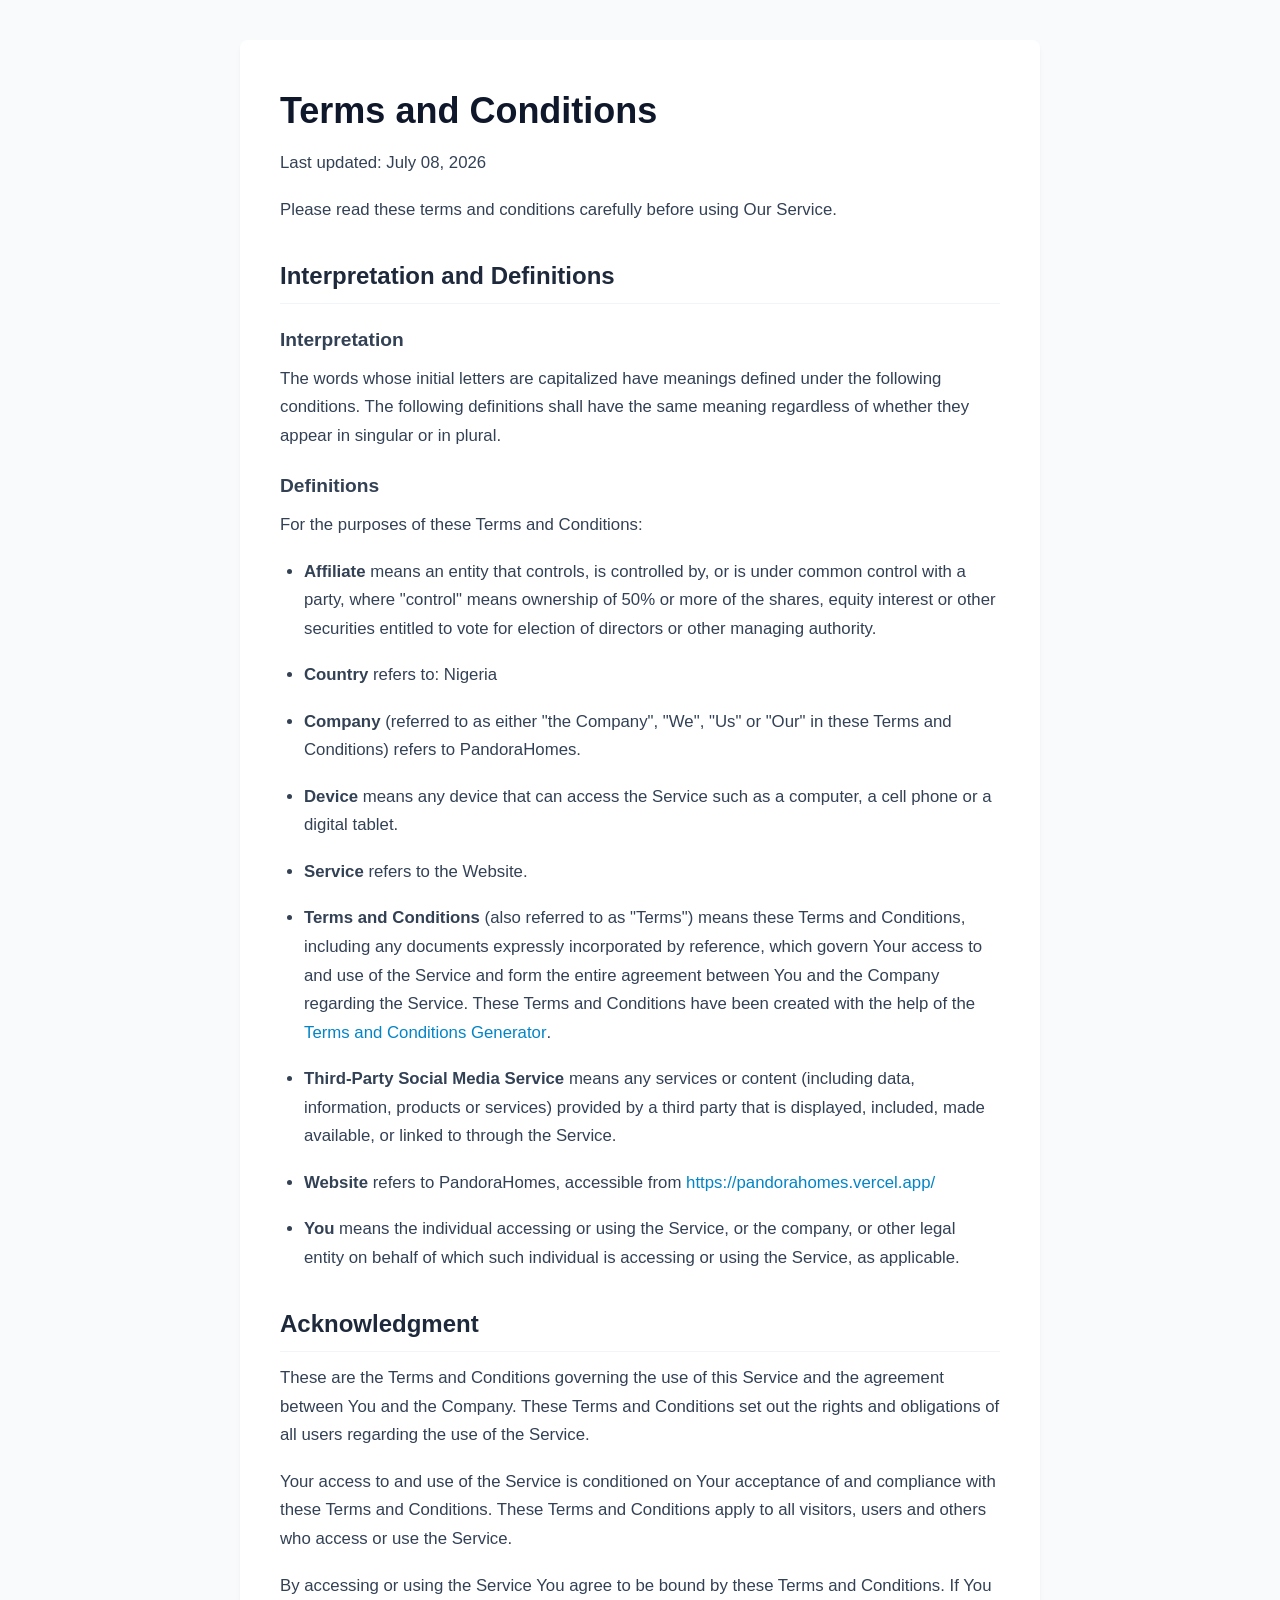
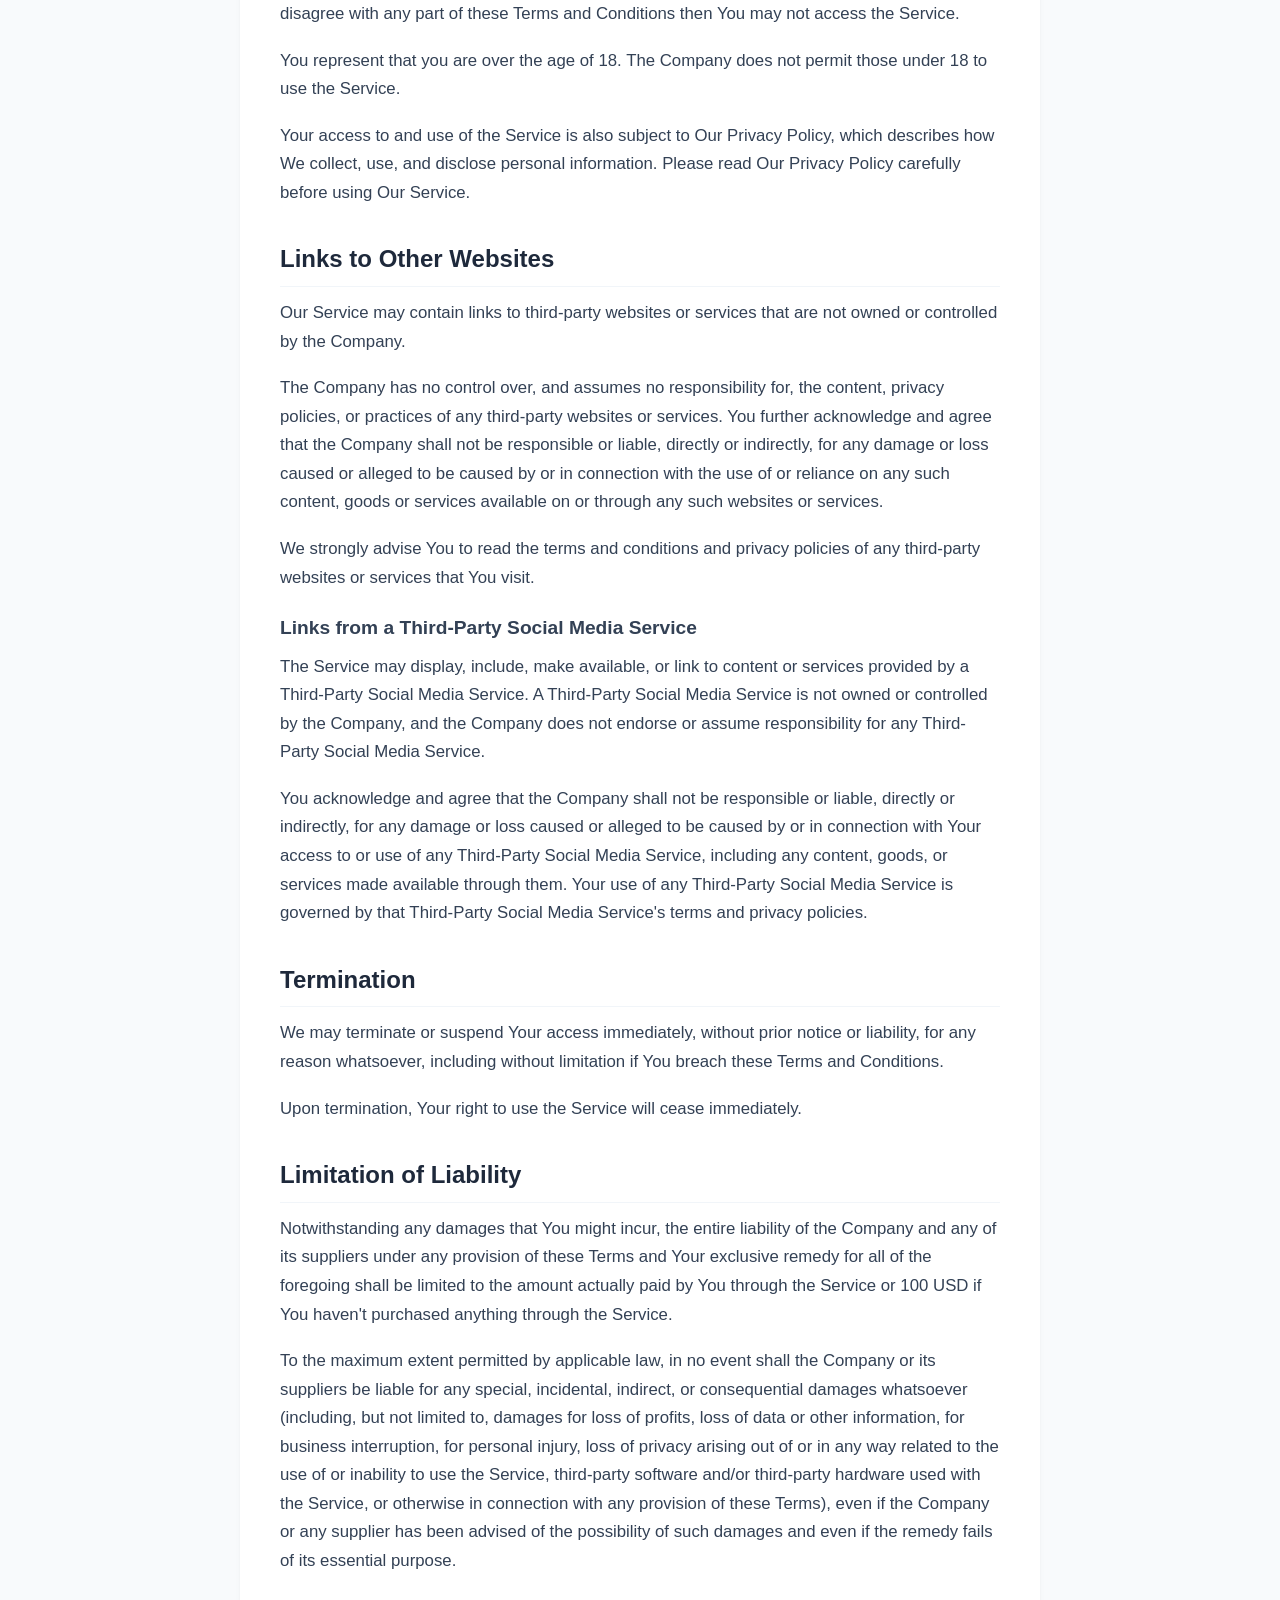
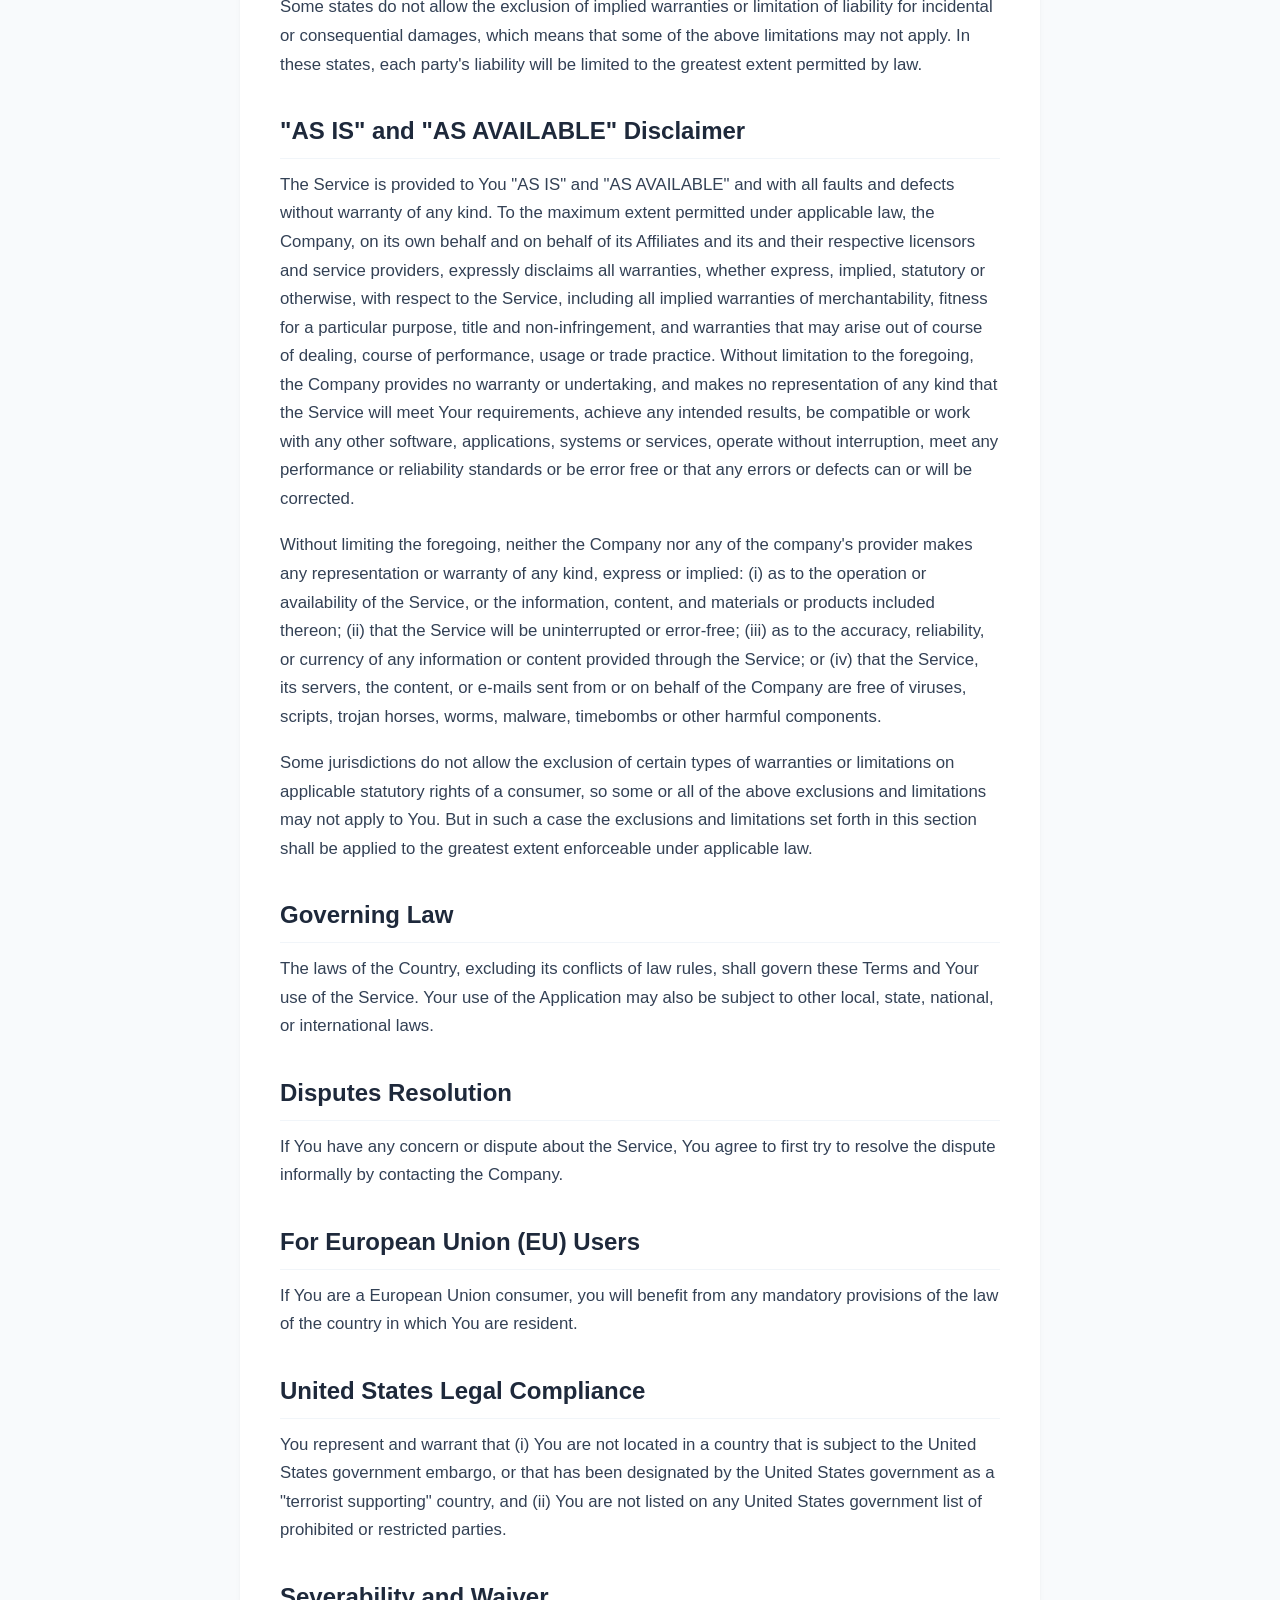
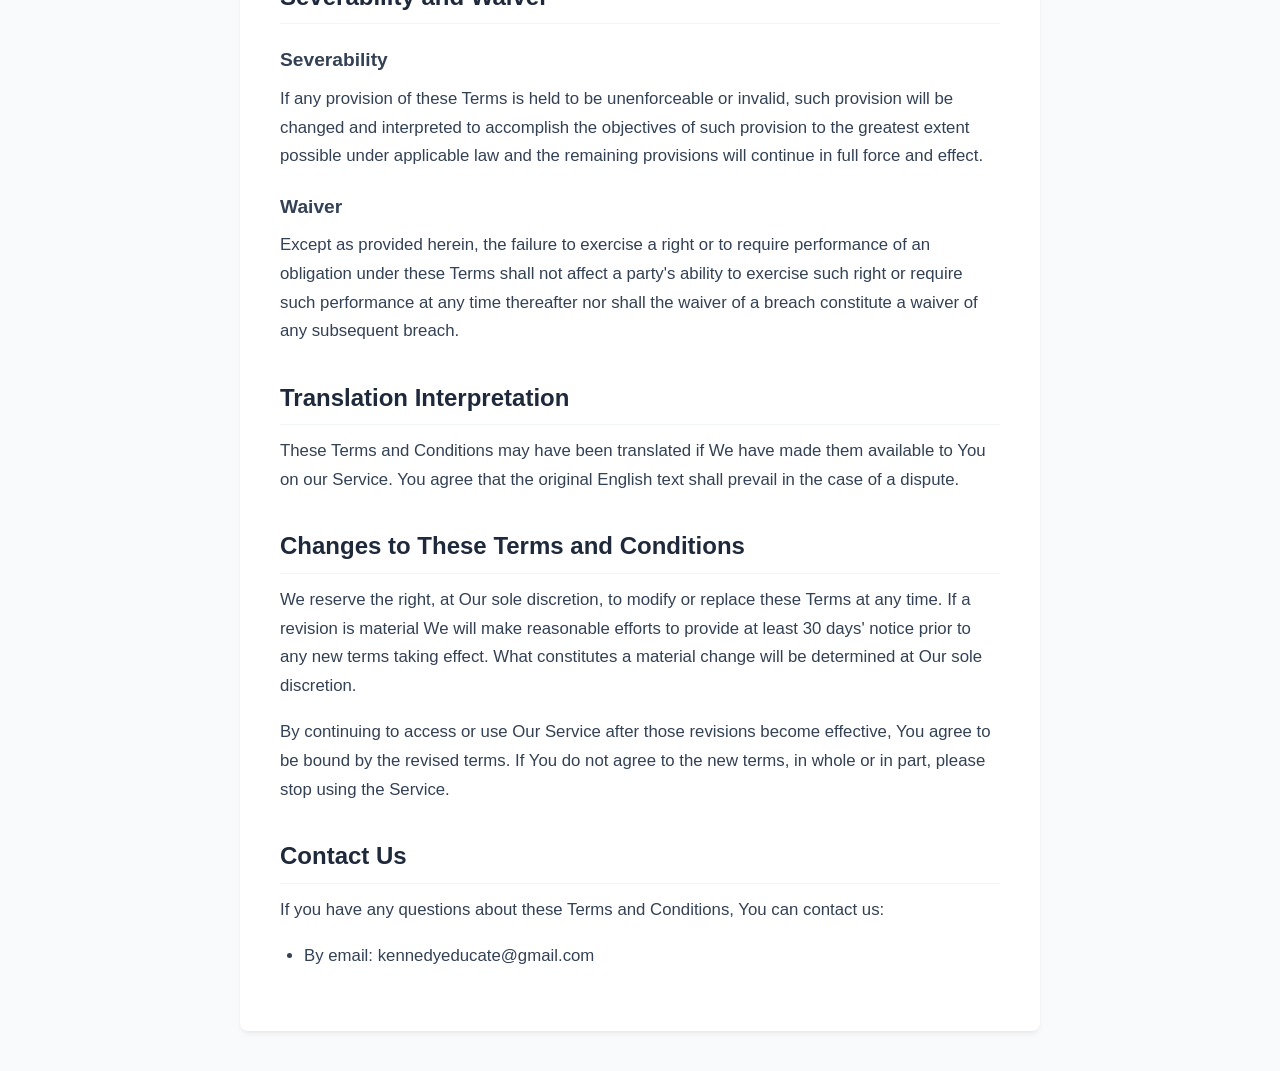
<file: terms.html>
<!DOCTYPE html>
<html lang="en">
<head>
    <meta charset="UTF-8">
    <meta name="viewport" content="width=device-width, initial-scale=1.0">
    <title>Terms and Conditions - Pandora Homes</title>
    
    <!-- Links directly to your terms.css stylesheet -->
    <link rel="stylesheet" href="terms.css">
</head>
<body>

    <!-- This container formats and centers your Terms of Service perfectly -->
    <div class="policy-container">
        <h1>Terms and Conditions</h1>
<p>Last updated: July 08, 2026</p>
<p>Please read these terms and conditions carefully before using Our Service.</p>
<h2>Interpretation and Definitions</h2>
<h3>Interpretation</h3>
<p>The words whose initial letters are capitalized have meanings defined under the following conditions. The following definitions shall have the same meaning regardless of whether they appear in singular or in plural.</p>
<h3>Definitions</h3>
<p>For the purposes of these Terms and Conditions:</p>
<ul>
<li>
<p><strong>Affiliate</strong> means an entity that controls, is controlled by, or is under common control with a party, where &quot;control&quot; means ownership of 50% or more of the shares, equity interest or other securities entitled to vote for election of directors or other managing authority.</p>
</li>
<li>
<p><strong>Country</strong> refers to:  Nigeria</p>
</li>
<li>
<p><strong>Company</strong> (referred to as either &quot;the Company&quot;, &quot;We&quot;, &quot;Us&quot; or &quot;Our&quot; in these Terms and Conditions) refers to PandoraHomes.</p>
</li>
<li>
<p><strong>Device</strong> means any device that can access the Service such as a computer, a cell phone or a digital tablet.</p>
</li>
<li>
<p><strong>Service</strong> refers to the Website.</p>
</li>
<li>
<p><strong>Terms and Conditions</strong> (also referred to as &quot;Terms&quot;) means these Terms and Conditions, including any documents expressly incorporated by reference, which govern Your access to and use of the Service and form the entire agreement between You and the Company regarding the Service. These Terms and Conditions have been created with the help of the <a href="https://www.termsfeed.com/terms-conditions-generator/" target="_blank">Terms and Conditions Generator</a>.</p>
</li>
<li>
<p><strong>Third-Party Social Media Service</strong> means any services or content (including data, information, products or services) provided by a third party that is displayed, included, made available, or linked to through the Service.</p>
</li>
<li>
<p><strong>Website</strong> refers to PandoraHomes, accessible from <a href="https://pandorahomes.vercel.app/" rel="external nofollow noopener" target="_blank">https://pandorahomes.vercel.app/</a></p>
</li>
<li>
<p><strong>You</strong> means the individual accessing or using the Service, or the company, or other legal entity on behalf of which such individual is accessing or using the Service, as applicable.</p>
</li>
</ul>
<h2>Acknowledgment</h2>
<p>These are the Terms and Conditions governing the use of this Service and the agreement between You and the Company. These Terms and Conditions set out the rights and obligations of all users regarding the use of the Service.</p>
<p>Your access to and use of the Service is conditioned on Your acceptance of and compliance with these Terms and Conditions. These Terms and Conditions apply to all visitors, users and others who access or use the Service.</p>
<p>By accessing or using the Service You agree to be bound by these Terms and Conditions. If You disagree with any part of these Terms and Conditions then You may not access the Service.</p>
<p>You represent that you are over the age of 18. The Company does not permit those under 18 to use the Service.</p>
<p>Your access to and use of the Service is also subject to Our Privacy Policy, which describes how We collect, use, and disclose personal information. Please read Our Privacy Policy carefully before using Our Service.</p>
<h2>Links to Other Websites</h2>
<p>Our Service may contain links to third-party websites or services that are not owned or controlled by the Company.</p>
<p>The Company has no control over, and assumes no responsibility for, the content, privacy policies, or practices of any third-party websites or services. You further acknowledge and agree that the Company shall not be responsible or liable, directly or indirectly, for any damage or loss caused or alleged to be caused by or in connection with the use of or reliance on any such content, goods or services available on or through any such websites or services.</p>
<p>We strongly advise You to read the terms and conditions and privacy policies of any third-party websites or services that You visit.</p>
<h3>Links from a Third-Party Social Media Service</h3>
<p>The Service may display, include, make available, or link to content or services provided by a Third-Party Social Media Service. A Third-Party Social Media Service is not owned or controlled by the Company, and the Company does not endorse or assume responsibility for any Third-Party Social Media Service.</p>
<p>You acknowledge and agree that the Company shall not be responsible or liable, directly or indirectly, for any damage or loss caused or alleged to be caused by or in connection with Your access to or use of any Third-Party Social Media Service, including any content, goods, or services made available through them. Your use of any Third-Party Social Media Service is governed by that Third-Party Social Media Service's terms and privacy policies.</p>
<h2>Termination</h2>
<p>We may terminate or suspend Your access immediately, without prior notice or liability, for any reason whatsoever, including without limitation if You breach these Terms and Conditions.</p>
<p>Upon termination, Your right to use the Service will cease immediately.</p>
<h2>Limitation of Liability</h2>
<p>Notwithstanding any damages that You might incur, the entire liability of the Company and any of its suppliers under any provision of these Terms and Your exclusive remedy for all of the foregoing shall be limited to the amount actually paid by You through the Service or 100 USD if You haven't purchased anything through the Service.</p>
<p>To the maximum extent permitted by applicable law, in no event shall the Company or its suppliers be liable for any special, incidental, indirect, or consequential damages whatsoever (including, but not limited to, damages for loss of profits, loss of data or other information, for business interruption, for personal injury, loss of privacy arising out of or in any way related to the use of or inability to use the Service, third-party software and/or third-party hardware used with the Service, or otherwise in connection with any provision of these Terms), even if the Company or any supplier has been advised of the possibility of such damages and even if the remedy fails of its essential purpose.</p>
<p>Some states do not allow the exclusion of implied warranties or limitation of liability for incidental or consequential damages, which means that some of the above limitations may not apply. In these states, each party's liability will be limited to the greatest extent permitted by law.</p>
<h2>&quot;AS IS&quot; and &quot;AS AVAILABLE&quot; Disclaimer</h2>
<p>The Service is provided to You &quot;AS IS&quot; and &quot;AS AVAILABLE&quot; and with all faults and defects without warranty of any kind. To the maximum extent permitted under applicable law, the Company, on its own behalf and on behalf of its Affiliates and its and their respective licensors and service providers, expressly disclaims all warranties, whether express, implied, statutory or otherwise, with respect to the Service, including all implied warranties of merchantability, fitness for a particular purpose, title and non-infringement, and warranties that may arise out of course of dealing, course of performance, usage or trade practice. Without limitation to the foregoing, the Company provides no warranty or undertaking, and makes no representation of any kind that the Service will meet Your requirements, achieve any intended results, be compatible or work with any other software, applications, systems or services, operate without interruption, meet any performance or reliability standards or be error free or that any errors or defects can or will be corrected.</p>
<p>Without limiting the foregoing, neither the Company nor any of the company's provider makes any representation or warranty of any kind, express or implied: (i) as to the operation or availability of the Service, or the information, content, and materials or products included thereon; (ii) that the Service will be uninterrupted or error-free; (iii) as to the accuracy, reliability, or currency of any information or content provided through the Service; or (iv) that the Service, its servers, the content, or e-mails sent from or on behalf of the Company are free of viruses, scripts, trojan horses, worms, malware, timebombs or other harmful components.</p>
<p>Some jurisdictions do not allow the exclusion of certain types of warranties or limitations on applicable statutory rights of a consumer, so some or all of the above exclusions and limitations may not apply to You. But in such a case the exclusions and limitations set forth in this section shall be applied to the greatest extent enforceable under applicable law.</p>
<h2>Governing Law</h2>
<p>The laws of the Country, excluding its conflicts of law rules, shall govern these Terms and Your use of the Service. Your use of the Application may also be subject to other local, state, national, or international laws.</p>
<h2>Disputes Resolution</h2>
<p>If You have any concern or dispute about the Service, You agree to first try to resolve the dispute informally by contacting the Company.</p>
<h2>For European Union (EU) Users</h2>
<p>If You are a European Union consumer, you will benefit from any mandatory provisions of the law of the country in which You are resident.</p>
<h2>United States Legal Compliance</h2>
<p>You represent and warrant that (i) You are not located in a country that is subject to the United States government embargo, or that has been designated by the United States government as a &quot;terrorist supporting&quot; country, and (ii) You are not listed on any United States government list of prohibited or restricted parties.</p>
<h2>Severability and Waiver</h2>
<h3>Severability</h3>
<p>If any provision of these Terms is held to be unenforceable or invalid, such provision will be changed and interpreted to accomplish the objectives of such provision to the greatest extent possible under applicable law and the remaining provisions will continue in full force and effect.</p>
<h3>Waiver</h3>
<p>Except as provided herein, the failure to exercise a right or to require performance of an obligation under these Terms shall not affect a party's ability to exercise such right or require such performance at any time thereafter nor shall the waiver of a breach constitute a waiver of any subsequent breach.</p>
<h2>Translation Interpretation</h2>
<p>These Terms and Conditions may have been translated if We have made them available to You on our Service.
You agree that the original English text shall prevail in the case of a dispute.</p>
<h2>Changes to These Terms and Conditions</h2>
<p>We reserve the right, at Our sole discretion, to modify or replace these Terms at any time. If a revision is material We will make reasonable efforts to provide at least 30 days' notice prior to any new terms taking effect. What constitutes a material change will be determined at Our sole discretion.</p>
<p>By continuing to access or use Our Service after those revisions become effective, You agree to be bound by the revised terms. If You do not agree to the new terms, in whole or in part, please stop using the Service.</p>
<h2>Contact Us</h2>
<p>If you have any questions about these Terms and Conditions, You can contact us:</p>
<ul>
<li>By email: kennedyeducate@gmail.com</li>
</ul>

    </div>

</body>
</html>
</file>
<file: style.css>
/* =====================
   GLOBAL RESET & BODY
===================== */
* {
    margin: 0;
    padding: 0;
    box-sizing: border-box;
    font-family: 'Poppins', sans-serif;
}

body {
    background: #ffffff;
    color: #333;
    line-height: 1.6;
}

/* LINKS */
a {
    text-decoration: none;
    color: inherit;
}

a:hover {
    color: #1abc9c;
}

/* =====================
   HEADER
===================== */
header {
    width: 100%;
    padding: 15px 25px;
    background: #ffffff;
    display: flex;
    align-items: center;
    justify-content: space-between; /* keeps layout clean */
    position: fixed;
    top: 0;
    z-index: 1000;
}

.logo {
    font-size: 1.5rem;
    display: flex;
    align-items: center;
    gap: 4px;
    font-family: 'Poppins', sans-serif;
}

.logo-bold {
    font-weight: 700;
    color: #111;
}

.logo-light {
    font-weight: 400;
    color: #777;
}

nav ul {
    list-style: none;
    display: flex;
    gap: 30px;
}

nav ul li a {
    font-weight: 500;
}

/* =====================
   HERO (WITH IMAGE)
===================== */
.hero {
    height: 100vh;
    padding: 50px 20px 20px; /* FIXED: combines top + side padding */

    background: linear-gradient(rgba(0,0,0,0.55), rgba(0,0,0,0.55)),
    url("images/hero.webp");

    background-size: cover;
    background-position: center;
    background-attachment: fixed;

    display: flex;
    flex-direction: column;
    justify-content: center;
    align-items: center;

    text-align: center;
    color: #fff;
}



/* CLEAN HERO TITLE (FIXED DUPLICATES) */
.hero-title {
    font-family: 'Playfair Display', serif;
    font-size: 4rem;
    font-weight: 700;
    letter-spacing: 1.5px;
    text-shadow: 0 5px 20px rgba(0,0,0,0.4);
    margin-bottom: 15px;
}

.hero-subtext {
    font-weight: 700;
    font-size: 1.2rem;
    margin-bottom: 20px;
}
@media (max-width: 768px) {

    .hero-title {
        font-size: 2.3rem;
        line-height: 1.2;
        text-align: center;
        padding: 0 10px;
    }

    .hero-subtext {
        font-size: 1rem;
        padding: 0 10px;
    }
    .hero {
    padding-top: 140px; /* adjusts for header */
    height: auto;
}
}

/* HERO BUTTON */
.cta-btn {
    padding: 15px 35px;
    background: #1abc9c;
    color: #fff;
    border: none;
    border-radius: 8px;
    font-size: 1rem;
    font-weight: 600;
    cursor: pointer;
    transition: all 0.3s ease;
}

.cta-btn:hover {
    background: #16a085;
    transform: scale(1.05);
}

/* =====================
   SEARCH SECTION (PREMIUM FLOAT)
===================== */
.search-section {
    text-align: center;
    padding: 60px 20px 20px;
    background: transparent;
    margin-top: -120px; /* pulls into hero */
    position: relative;
    z-index: 10;
}

.search-section h1 {
    font-size: 2.5rem;
    margin-bottom: 10px;
}

.search-section p {
    color: #666;
    margin-bottom: 25px;
}

/* FLOATING GLASS SEARCH BOX */
.search-box {
    background: rgba(255, 255, 255, 0.95);
    backdrop-filter: blur(12px);

    padding: 25px;
    border-radius: 15px;

    display: flex;
    gap: 10px;
    flex-wrap: wrap;
    justify-content: center;

    box-shadow: 0 20px 50px rgba(0,0,0,0.15);
    max-width: 950px;
    margin: auto;
    width: 100%;
}


/* Inputs */
.search-box input,
.search-box select {
    padding: 12px 15px;
    border: 1px solid #ddd;
    border-radius: 8px;
    min-width: 160px;
}

/* Button */
.search-box button {
    padding: 12px 25px;
    background: #1abc9c;
    color: #fff;
    border: none;
    border-radius: 8px;
    cursor: pointer;
    font-weight: 600;
}

.search-box button:hover {
    background: #16a085;
}
@media (max-width: 768px) {

    .search-box {
        flex-direction: column;
        align-items: stretch;
        gap: 12px;
    }

    .search-box input,
    .search-box select,
    .search-box button {
        width: 100%;
    }
}
@media (max-width: 768px) {

    .search-section {
        margin-top: -80px;
        padding: 40px 15px 10px;
    }
}

/* =====================
   PROPERTY GRID
===================== */
/* 1. THE GRID - Base style (Small Phones) */
.properties {
    display: grid;
    grid-template-columns: 1fr; /* Default: 1 column for small phones */
    gap: 20px;
    padding: 20px 15px;
    background-color: #f4f7f6;
    max-width: 1400px;
    margin: 0 auto;
}

/* 2. MEDIUM SCREENS (Large Phones & Tablets) 
   When screen is wider than 600px, switch to 2 columns */
@media (min-width: 600px) {
    .properties {
        grid-template-columns: repeat(2, 1fr); 
        gap: 25px;
        padding: 30px 5%;
    }
}

/* 3. DESKTOP SCREENS 
   When screen is wider than 1024px, switch to 3 columns */
@media (min-width: 1024px) {
    .properties {
        grid-template-columns: repeat(3, 1fr); 
        gap: 30px;
        padding: 40px 5%;
    }
}

/* --- THE REST OF YOUR CARD CSS REMAINS THE SAME --- */

.property-card {
    background: #fff;
    border-radius: 4px;
    overflow: hidden;
    box-shadow: 0 4px 12px rgba(0,0,0,0.05);
    display: flex;
    flex-direction: column;
    height: 100%;
    border: 1px solid #eaeaea;
}

/* Ensure the image height is consistent */
.card-image-container {
    position: relative;
    width: 100%;
    height: 280px; 
}

.card-image-container img {
    width: 100%;
    height: 100%;
    object-fit: cover;
}

/* Overlay Icons (No glass background) */
.card-overlays {
    position: absolute;
    bottom: 15px;
    right: 15px;
    display: flex;
    gap: 12px;
}

.overlay-icon {
    background: none; 
    backdrop-filter: none;
    color: rgba(255, 255, 255, 0.9); 
    font-size: 1.2rem;
    cursor: pointer;
    text-shadow: 0 2px 4px rgba(0,0,0,0.3);
}

/* Text and Features... */
.card-text-container { padding: 25px 15px; text-align: center; }
.property-price { color: #00bf73; font-weight: 800; font-size: 1.3rem; }
.card-features-container { display: flex; justify-content: center; gap: 20px; padding: 15px; border-top: 1px solid #f0f0f0; }

/* 3. THE CARD */
.property-card {
    background: #fff;
    border-radius: 4px;
    overflow: hidden;
    box-shadow: 0 4px 12px rgba(0,0,0,0.05);
    display: flex;
    flex-direction: column;
    height: 100%;
    border: 1px solid #eaeaea;
}

/* 4. THE IMAGE */
.card-image-container {
    position: relative;
    width: 100%;
    height: 280px; 
}

.card-image-container img {
    width: 100%;
    height: 100%;
    object-fit: cover;
}

/* 5. OVERLAYS - Glass effect removed */
.badge {
    position: absolute;
    top: 15px;
    padding: 4px 10px;
    font-size: 10px;
    font-weight: 700;
    text-transform: uppercase;
}

.badge-left-green {
    left: 15px;
    background: #00bf73;
    color: white;
}

.badge-right-black {
    right: 15px;
    background: rgba(0, 0, 0, 0.7);
    color: white;
}

.card-overlays {
    position: absolute;
    bottom: 15px;
    right: 15px;
    display: flex;
    gap: 12px; /* Slight gap between icons */
}

.overlay-icon {
    /* REMOVED: background and backdrop-filter */
    background: none; 
    backdrop-filter: none;
    
    width: auto;
    height: auto;
    display: flex;
    align-items: center;
    justify-content: center;
    
    /* Set icon color to white with slight transparency to match reference */
    color: rgba(255, 255, 255, 0.9); 
    font-size: 1.2rem;
    cursor: pointer;
    text-shadow: 0 2px 4px rgba(0,0,0,0.3); /* Optional: helps icons pop against light images */
}

/* 6. TEXT CONTENT */
.card-text-container {
    padding: 25px 15px;
    text-align: center;
}

.property-title {
    font-size: 1.15rem;
    font-weight: 600;
    margin-bottom: 10px;
    color: #1a1a1a;
}

.property-price {
    font-size: 1.3rem;
    color: #00bf73;
    font-weight: 800;
    margin-bottom: 8px;
}

.property-type {
    font-size: 0.8rem;
    color: #999;
    text-transform: uppercase;
    letter-spacing: 1px;
}

/* 7. FEATURES Row */
.card-features-container {
    display: flex;
    justify-content: center;
    gap: 20px;
    padding: 15px;
    border-top: 1px solid #f0f0f0;
}

.feature-item {
    display: flex;
    align-items: center;
    gap: 6px;
    font-size: 0.95rem;
    color: #444;
}/* =====================
   FOOTER
===================== */
footer {
    background: #ffffff;
    color: #060000;
    text-align: center;
    padding: 30px;
}

footer a {
    color: #000806;
}

/* =====================
   ABOUT & CONTACT
===================== */
.about-section,
.contact-section {
    max-width: 1000px;
    margin: 150px auto 50px auto;
    padding: 50px;
    background-color: #ffffff;
    border-radius: 15px;
    box-shadow: 0 10px 25px rgba(0,0,0,0.08);
    text-align: center;
}

.contact-info {
    margin-top: 30px;
    color: #068168;
}

/* HERO SEARCH TEXT */
.hero-search-text {
    margin-top: 40px;
}

.hero-search-text h2 {
    font-size: 2rem;
    margin-bottom: 10px;
}

.hero-search-text p {
    opacity: 0.9;
}
.contact-hero {
    height: 60vh;
    background: 
    linear-gradient(rgba(0,0,0,0.6), rgba(0,0,0,0.6)),
    url("images/contact-bg.jpg");

    background-size: cover;
    background-position: center;

    display: flex;
    flex-direction: column;
    justify-content: center;
    align-items: center;

    color: #fff;
    text-align: center;
}
/* SEARCH BOX */
.search-box {
    margin-top: 20px;

    background: rgba(255,255,255,0.95);
    backdrop-filter: blur(10px);

    padding: 20px;
    border-radius: 12px;

    display: flex;
    gap: 10px;
    flex-wrap: wrap;
    justify-content: center;

    box-shadow: 0 10px 30px rgba(0,0,0,0.2);
}

.search-box input,
.search-box select {
    padding: 12px;
    border: 1px solid #ddd;
    border-radius: 6px;
}

.search-box button {
    padding: 12px 25px;
    background: #1abc9c;
    color: #fff;
    border: none;
    border-radius: 6px;
}
/* =====================
   MOBILE FIXES ONLY
===================== */
@media (max-width: 768px) {

    /* FIX HERO TEXT OVERLAP */
    .hero {
        padding-top: 50px; /* more space for fixed header on mobile */
        height: auto; /* allow content expand properly */
        padding-bottom: 60px;
    }

    /* FIX SEARCH BOX OVERLAPPING LISTINGS */
    .search-box {
        margin-bottom: 40px; /* creates space before listings */
    }

    /* KEEP SEARCH ELEMENTS CLEAN */
    .search-box input,
    .search-box select,
    .search-box button {
        max-width: 100%; /* full width on mobile */
    }
}
/* =====================
   NO RESULTS CARD
===================== */
.no-results {
    display: none; /* initially hidden */
    text-align: center;
    margin: 50px auto;
}

.no-results-card {
    display: inline-block;
    padding: 30px 40px;
    background: #fff;
    border-radius: 15px;
    box-shadow: 0 10px 25px rgba(0,0,0,0.1);
    text-align: center;
    transition: all 0.3s ease;
}

.no-results-card p {
    font-size: 1.5rem;
    font-weight: 600;
    margin-bottom: 10px;
}

.no-results-card span {
    font-size: 1rem;
    color: #555;
    margin-bottom: 20px;
    display: block;
}

.no-results-card button {
    padding: 10px 25px;
    background: #1abc9c;
    color: #fff;
    border: none;
    border-radius: 8px;
    font-weight: 600;
    cursor: pointer;
    transition: all 0.3s ease;
}

.no-results-card button:hover {
    background: #16a085;
    transform: scale(1.05);
}
/* =====================
   PRE FOOTER SECTION
===================== */
.pre-footer {
    background: #f5f5f5;
    padding: 60px 50px 30px;
}

/* DESKTOP LAYOUT */
.pre-footer-container {
    display: grid;
    grid-template-columns: repeat(3, 1fr);
    gap: 60px;
    max-width: 1200px;
    margin: auto;
    align-items: start;
}

/* LOGO */
.pre-footer-logo {
    text-align: center;
    margin-bottom: 40px;
}

.logo-text {
    font-family: 'Playfair Display', serif;
    font-size: 2.8rem; /* bigger */
    font-weight: 700;
    color: #000a08;
    letter-spacing: 1px;
}
@media (max-width: 768px) {
    .logo-text {
        font-size: 2.2rem;
    }
}
/* DESKTOP HEADERS */
.accordion-header {
    font-size: 1.2rem;
    font-weight: 600;
    margin-bottom: 15px;
    cursor: default;
}

.accordion-header span {
    display: none; /* hide arrow on desktop */
}

/* DESKTOP LIST */
.accordion-content {
    display: block;
}

.pre-footer-col ul {
    list-style: none;
    padding: 0;
}

.pre-footer-col ul li {
    margin-bottom: 10px;
    color: #555;
}

/* Stay Connected */
.stay-connected {
    margin-top: 25px;
}

/* SOCIAL ICONS */
.social-icons {
    text-align: center;
    margin-top: 40px;
    font-size: 1.8rem;
    display: flex;
    justify-content: center;
    gap: 20px;
    opacity: 0.7;
}

/* FOOTER LINKS */
.footer-links {
    text-align: center;
    margin-top: 30px;
    font-size: 0.9rem;
}

.footer-links a {
    margin: 0 10px;
    color: #555;
}

.footer-links a:hover {
    color: #1abc9c;
}

/* =====================
   MOBILE VERSION (ACCORDION)
===================== */
@media (max-width: 768px) {

    .pre-footer {
        padding: 40px 20px;
    }

    .pre-footer-container {
        display: block;
        text-align: left;
    }

    /* ACCORDION STYLE */
    .accordion-header {
        width: 100%;
        padding: 18px 0;
        border-bottom: 1px solid #0c0000;
        font-size: 1.1rem;
        display: flex;
        justify-content: space-between;
        align-items: center;
        cursor: pointer;
    }

    .accordion-header span {
        display: block;
    }

    /* HIDE CONTENT */
    .accordion-content {
        display: none;
        padding: 10px 0 15px;
    }

    /* SHOW WHEN ACTIVE */
    .accordion-content.active {
        display: block;
    }

    /* LIST FIX */
    .pre-footer-col ul {
        list-style: none;
        padding-left: 0;
        margin: 0;
    }

    .pre-footer-col ul li {
        padding: 8px 0;
    }

    /* SOCIAL */
    .social-icons {
        font-size: 1.5rem;
    }

    /* LINKS STACK */
    .footer-links {
        display: flex;
        flex-direction: column;
        gap: 10px;
    }
}
/* =====================
   FORCE DESKTOP LAYOUT (FINAL FIX)
===================== */
@media (min-width: 769px) {

    .pre-footer-container {
        display: grid !important;
        grid-template-columns: repeat(3, 1fr) !important;
        gap: 60px !important;
        align-items: start !important;
    }

    .accordion-content {
        display: block !important;
    }

    .accordion-header {
        border: none !important;
        cursor: default !important;
        margin-bottom: 15px;
    }

    .accordion-header span {
        display: none !important;
    }

    .pre-footer-col {
        width: 100%;
    }
}
@media (max-width: 768px) {
    header {
        padding: 15px 20px; /* smaller */
    }

    .logo {
        font-size: 1.3rem; /* reduce logo size */
    }
}
/* =====================
   MOBILE NAV FINAL FIX
===================== */

/* HAMBURGER ICON */
.menu-icon {
    font-size: 1.8rem;
    cursor: pointer;
    display: none; /* hidden on desktop */
    z-index: 3000;
}

/* MOBILE MENU PANEL */
.mobile-menu {
    position: fixed;
    top: 0;
    left: -100%;
    width: 70%;
    height: 100%;
    background: #fff;
    padding: 60px 20px;
    display: flex;
    flex-direction: column;
    gap: 20px;
    transition: 0.4s ease;
    z-index: 2000;

    box-shadow: 5px 0 15px rgba(0,0,0,0.2);
}

/* ACTIVE MENU */
.mobile-menu.active {
    left: 0;
}

/* LINKS */
.mobile-menu a {
    font-size: 1.2rem;
    border-bottom: 1px solid #eee;
    padding-bottom: 10px;
}

/* CLOSE BUTTON */
.close-btn {
    font-size: 2rem;
    cursor: pointer;
    margin-bottom: 20px;
    
    align-self: flex-end; 
}

/* 1. THE MOVEMENT - Keep this exactly as is */
#page-content {
    transition: transform 0.4s ease;
    width: 100%;
    position: relative;
    background-color: #fff;
}

#page-content.shift {
    transform: translateX(70%);
}

/* 2. THE HEADER FADE - No more "all" transition here */
#page-content.shift header {
    background-color: transparent !important;
    opacity: 0; 
    pointer-events: none; /* Stops you from clicking invisible buttons */
}

/* =====================
    MOBILE ONLY
===================== */
@media (max-width: 768px) {
    .menu-icon {
        display: block;
        cursor: pointer;
    }

    .desktop-nav {
        display: none;
    }

    header {
        padding: 0px 15px;
        height: 30px;
        display: flex;
        align-items: center;
        justify-content: flex-start;
        gap: 12px;
        background-color: #fff;
        box-sizing: border-box;
        position: relative;
        width: 100%;

        /* FIX: Only animate the fade, NOT the layout/size */
        transition: opacity 0.4s ease, background-color 0.4s ease;
    }

    .logo {
        font-size: 1.3rem;
        position: absolute;
        left: 50%;
        transform: translateX(-50%);
        /* Keep this: prevents the logo from sliding around */
        transition: none !important; 
    }
}
/* =====================
   AGENTS SECTION
===================== */
.agents-section {
    padding: 60px 20px;
    text-align: center;
    background: #f9f9f9;
}

.agents-section h2 {
    font-size: 2rem;
    margin-bottom: 40px;
}

/* CONTAINER */
.agents-container {
    display: flex;
    justify-content: center;
    gap: 40px;
    flex-wrap: wrap;
}

/* CARD */
.agent-card {
    background: #fff;
    padding: 25px 20px;
    border-radius: 15px;
    width: 260px;
    text-align: center;
    box-shadow: 0 10px 25px rgba(0,0,0,0.08);
    transition: 0.3s;
}

.agent-card:hover {
    transform: translateY(-8px);
}

/* IMAGE (CIRCLE) */
.agent-card img {
    width: 110px;
    height: 110px;
    border-radius: 50%;
    object-fit: cover;
    margin-bottom: 15px;
}

/* NAME */
.agent-card h3 {
    margin-bottom: 5px;
}

/* ROLE */
.agent-card p {
    color: #777;
    font-size: 0.9rem;
    margin-bottom: 15px;
}

/* ACTION ICONS */
.agent-actions {
    display: flex;
    justify-content: center;
    gap: 15px;
}

.agent-actions a {
    width: 40px;
    height: 40px;
    background: #1abc9c;
    color: #fff;
    border-radius: 50%;
    display: flex;
    align-items: center;
    justify-content: center;
    transition: 0.3s;
}

.agent-actions a:hover {
    background: #16a085;
    transform: scale(1.1);
}

/* =====================
   MOBILE OPTIMIZATION
===================== */
@media (max-width: 768px) {

    .agents-container {
        flex-direction: column;
        align-items: center;
    }

    .agent-card {
        width: 90%;
    }

    .agents-section h2 {
        font-size: 1.6rem;
    }
}
.agent-actions a i {
    line-height: 1;
}
/* =====================
   AGENT ICON PREMIUM EFFECT
===================== */

.agent-actions a {
    width: 55px;
    height: 55px;
    background: #1abc9c;
    border-radius: 50%;
    display: flex;
    align-items: center;
    justify-content: center;
    
    color: #fff;
    font-size: 1.2rem;

    transition: all 0.35s ease;
    position: relative;
    overflow: hidden;
}

/* ICON HOVER EFFECT */
.agent-actions a:hover {
    transform: translateY(-6px) scale(1.1);
    box-shadow: 0 10px 25px rgba(26, 188, 156, 0.5);
}

/* ICON INSIDE ANIMATION */
.agent-actions a i {
    transition: transform 0.4s ease;
}

.agent-actions a:hover i {
    transform: scale(1.2) rotate(5deg);
}

/* GLOW RING EFFECT */
.agent-actions a::before {
    content: "";
    position: absolute;
    width: 100%;
    height: 100%;
    border-radius: 50%;
    background: rgba(26, 188, 156, 0.4);
    opacity: 0;
    transition: 0.4s;
}

.agent-actions a:hover::before {
    transform: scale(1.6);
    opacity: 1;
}

/* INDIVIDUAL BRAND COLORS (PREMIUM TOUCH) */
.agent-actions a:nth-child(1):hover {
    background: #27ae60; /* phone */
}

.agent-actions a:nth-child(2):hover {
    background: #2c3e50; /* email */
}

.agent-actions a:nth-child(3):hover {
    background: #25D366; /* WhatsApp */
}
.agent-actions {
    display: flex;
    justify-content: center;
    gap: 15px;
    margin-top: 15px;
}
/* =====================
   DESKTOP & TABLET FIX
===================== */
@media (min-width: 769px) {

    /* Make the container allow space for cards to be side-by-side */
    .agents-container {
        flex-wrap: nowrap; /* Forces them to stay in one row on desktop */
        gap: 30px;
    }

    /* Increase the card width slightly to fit the 55px icons */
    .agent-card {
        width: 320px; 
        min-height: 400px; /* Keeps all cards the same height */
        display: flex;
        flex-direction: column;
        justify-content: space-between; /* Pushes icons to the bottom evenly */
    }

    /* Ensure the icon row doesn't wrap or overlap */
    .agent-actions {
        flex-wrap: nowrap;
        width: 100%;
        padding-top: 10px;
    }
}
/* =====================
   TABLET FIX (481px to 768px)
===================== */
@media screen and (min-width: 481px) and (max-width: 768px) {
    
    .agent-card {
        width: 80% !important; /* Narrow the card slightly so it doesn't stretch too far */
        max-width: 400px;
        margin: 20px auto;
        
        /* Force the content to stay stacked vertically */
        display: flex !important;
        flex-direction: column !important;
        align-items: center !important;
        padding: 30px 20px !important;
    }

    .agent-actions {
        /* Ensure the icons stay in a neat row at the bottom */
        display: flex !important;
        justify-content: center !important;
        gap: 15px !important;
        margin-top: 20px !important;
        width: 100% !important;
    }

    /* Prevent the image from floating to the left */
    .agent-card img {
        margin: 0 auto 15px auto !important;
    }
}
/* =====================
   CONTACT HERO UPGRADE
===================== */

.contact-hero {
    height: 65vh;

    background:
    linear-gradient(rgba(0,0,0,0.55), rgba(0,0,0,0.55)),
    url("images/contact-bg.jpg");

    background-size: cover;
    background-position: center;
    background-attachment: fixed;

    display: flex;
    justify-content: center;
    align-items: center;
}

/* GLASS BOX */
.hero-overlay {
    background: rgba(255,255,255,0.08); /* 🔥 transparent */
    backdrop-filter: blur(12px);

    padding: 50px 70px;
    border-radius: 15px;

    text-align: center;
    color: #fff;

    box-shadow: 0 15px 50px rgba(0,0,0,0.3);
}

/* TEXT */
.hero-overlay h1 {
    font-size: 3rem;
    font-family: 'Playfair Display', serif;
}

.hero-overlay p {
    font-size: 1.2rem;
    opacity: 0.9;
}

/* ANIMATION */
.fade-in {
    opacity: 0;
    transform: translateY(30px);
    animation: fadeUp 1s ease forwards;
}

.fade-in.delay {
    animation-delay: 0.4s;
}

@keyframes fadeUp {
    to {
        opacity: 1;
        transform: translateY(0);
    }
}
@media (max-width: 768px) {
    .contact-hero {
        background-attachment: scroll; /* prevents mobile bug */
        height: 55vh;
    }

    .hero-overlay {
        padding: 25px;
    }

    .hero-overlay h1 {
        font-size: 2rem;
    }

    .hero-overlay p {
        font-size: 1rem;
    }
}
/* =====================
   PREMIUM CONTACT CARD
===================== */

.contact-premium {
    margin-top: -80px; /* 🔥 pulls card into hero */
    display: flex;
    justify-content: center;
    padding: 0 20px;
    position: relative;
    z-index: 10;
}

.contact-card {
    background: rgba(255,255,255,0.95);
    backdrop-filter: blur(12px);

    padding: 40px;
    border-radius: 15px;

    text-align: center;

    box-shadow: 0 20px 60px rgba(0,0,0,0.15);

    max-width: 600px;
    width: 100%;
}

/* TEXT */
.contact-card h2 {
    font-size: 1.8rem;
    margin-bottom: 10px;
}

.contact-card p {
    color: #666;
    margin-bottom: 25px;
}

/* OPTIONS */
.contact-options {
    display: flex;
    justify-content: center;
    gap: 20px;
    flex-wrap: wrap;
}

.contact-box {
    display: flex;
    flex-direction: column;
    align-items: center;
    gap: 8px;

    padding: 15px 20px;
    border-radius: 10px;

    background: #f9f9f9;

    transition: 0.3s ease;
}

/* ICONS */
.contact-box i {
    font-size: 1.5rem;
    color: #1abc9c;
}

/* HOVER EFFECT */
.contact-box:hover {
    background: #047b63;
    color: #fff;
    transform: translateY(-5px);
}

.contact-box:hover i {
    color: #fff;
}
@media (max-width: 768px) {

    .contact-premium {
        margin-top: -50px;
    }

    .contact-card {
        padding: 25px;
    }

    .contact-options {
        flex-direction: column;
        gap: 15px;
    }
}
/* =====================
   ABOUT HERO
===================== */
.about-hero {
    height: 100vh; /* 🔥 full screen (fixes rectangular issue) */

    background:
    linear-gradient(rgba(0,0,0,0.5), rgba(0,0,0,0.5)),
    url("images/about-bg.jpg");

    background-size: cover;
    background-position: center;
    background-attachment: fixed;

    display: flex;
    justify-content: center;
    align-items: center;
}

/* =====================
   STORY
===================== */
.about-story {
    padding: 80px 20px;
    text-align: center;
}

.about-container {
    max-width: 800px;
    margin: auto;
}

.about-container h2 {
    font-size: 2rem;
    margin-bottom: 15px;
}

.about-container p {
    color: #666;
    line-height: 1.8;
}

/* =====================
   STATS
===================== */
.about-stats {
    background: #f9f9f9;
    padding: 60px 20px;
}

.stats-container {
    display: flex;
    justify-content: center;
    align-items: center;
    gap: 60px;
    flex-wrap: wrap;
    text-align: center;
}

.stat-box h3 {
    font-size: 2rem;
    color: #047b63;
    min-width: 120px;
}

.stat-box p {
    color: #555;
}

/* =====================
   CTA
===================== */
.about-cta {
    height: 60vh;

    background:
    linear-gradient(rgba(0,0,0,0.6), rgba(0,0,0,0.6)),
    url("images/about-bg.jpg"); /* 🔥 same image */

    background-size: cover;
    background-position: bottom; /* 🔥 shows lower part */
    background-attachment: fixed;

    display: flex;
    flex-direction: column;
    justify-content: center;
    align-items: center;

    text-align: center;
    color: #fff;
}

.about-cta h2 {
    margin-bottom: 20px;
}
@media (max-width: 768px) {

    .about-hero,
    .about-cta {
        background-attachment: scroll; /* fixes mobile */
        height: 70vh;
    }

    .hero-overlay {
        padding: 25px;
    }

    .stats-container {
        flex-direction: column;
        gap: 25px;
    }
}
.reveal {
    opacity: 0;
    transform: translateY(40px);
    transition: all 0.8s ease;
}

.reveal.active {
    opacity: 1;
    transform: translateY(0);
}

/* =====================
   HERO TEXT ANIMATION
===================== */
.hero-overlay h1,
.hero-overlay p {
    opacity: 0;
    transform: translateY(40px);
    animation: fadeUp 3s ease forwards;
}

.hero-overlay p {
    animation-delay: 0.4s;
}

/* =====================
   STATS ANIMATION (FADE IN)
===================== */
.stat-box {
    opacity: 0;
    transform: translateY(40px);
    animation: fadeUp 1s ease forwards;
}

.stat-box:nth-child(1) { animation-delay: 0.2s; }
.stat-box:nth-child(2) { animation-delay: 0.4s; }
.stat-box:nth-child(3) { animation-delay: 0.6s; }

/* =====================
   CTA RECTANGLE + ANIMATION
===================== */
.about-cta {
    height: 50vh; /* rectangular */
}

.about-cta h2,
.about-cta .cta-btn {
    opacity: 0;
    transform: translateY(40px);
    animation: fadeUp 1s ease forwards;
}

.about-cta .cta-btn {
    animation-delay: 0.4s;
}

/* =====================
   KEYFRAME
===================== */
@keyframes fadeUp {
    to {
        opacity: 1;
        transform: translateY(0);
    }
}
/* =====================
   SCROLL REVEAL (JS-TRIGGERED)
===================== */

/* 1. Initial Hidden State */
.reveal {
    opacity: 0;
    transform: translateY(50px); /* Starts 50px lower */
    transition: all 0.8s cubic-bezier(0.25, 0.46, 0.45, 0.94); /* Smooth transition */
    visibility: hidden; /* Prevents interaction before reveal */
}

/* 2. Active Revealed State */
.reveal.active {
    opacity: 1;
    transform: translateY(0); /* Moves to original position */
    visibility: visible;
}
/* =====================
   MAP IN GRID FIX
===================== */
.map-card {
    grid-column: span 1; /* Occupies one slot beside the cards */
    display: flex;
    height: 100%;
}

.map-card iframe {
    flex-grow: 1;
    box-shadow: 0 5px 15px rgba(0,0,0,0.08);
}
.property-card {
    transition: transform 0.3s ease, box-shadow 0.3s ease;
}

.property-card:hover {
    transform: translateY(-10px); /* Lifts the card up slightly */
    box-shadow: 0 12px 30px rgba(0,0,0,0.15); /* Deepens the shadow */
}
/* Container styling to match your input boxes */
.custom-dropdown {
    position: relative;
    width: 100%;
    background: white;
    border: 1px solid #ccc;
    border-radius: 4px;
    cursor: pointer;
}

.dropdown-trigger {
    padding: 12px;
    display: flex;
    justify-content: space-between;
    align-items: center;
}

/* THE DARK MENU - This matches your Location dropdown image */
.dropdown-menu {
    display: none; /* Hidden until clicked */
    position: absolute;
    top: 100%;
    left: 0;
    width: 100%;
    background-color: #1a1a1a; /* Dark background */
    z-index: 1000;
    border-radius: 0 0 4px 4px;
    max-height: 200px;
    overflow-y: auto;
}

/* Individual Items */
.dropdown-item {
    padding: 10px 15px;
    color: white; /* White text */
    font-size: 14px;
}

.dropdown-item:hover {
    background-color: #333; /* Slightly lighter on hover */
}

/* Show menu when active */
.custom-dropdown.active .dropdown-menu {
    display: block;
}
/* --- Master Layout for Desktop --- */
.property-container { padding: 40px 8%; max-width: 1300px; margin: 0 auto; }
/* Pushes the content down so it isn't hidden under the fixed top navigation */
body {
    padding-top: 60px; /* Adjust this number (e.g., 90px or 100px) until the title is fully visible */
}

/* Ensure the property container has a consistent starting point */
.property-container {
    margin-top: 20px;
}
/* Combined & Corrected Header Fix */
.desktop-header-block {
    display: flex;
    justify-content: space-between; 
    align-items: flex-start;
    gap: 40px; 
    width: 100%;
}

.header-left {
    flex: 1; 
    min-width: 0; 
}

.price-main {
    /* Functional Fixes */
    white-space: nowrap; /* Prevents text from cutting off or wrapping */
    flex-shrink: 0;      /* Prevents the title from pushing the price */
    
    /* Your Style Preferences */
    font-size: 2.4rem; 
    font-weight: 800; 
    color: #111; 
    text-align: right;
    display: block;
    margin-bottom: 10px;
}

.desktop-actions { 
    display: flex; 
    gap: 10px; 
    margin-top: 10px; 
    justify-content: flex-end; 
}

.action-btn { 
    border: 1px solid #ddd; 
    background: #fff; 
    padding: 8px 12px; 
    border-radius: 4px; 
    cursor: pointer; 
}

/* Desktop Gallery Grid */
.gallery-wrapper { display: grid; grid-template-columns: 2fr 1fr; gap: 12px; height: 550px; }
.side-photos-grid { display: grid; grid-template-columns: 1fr 1fr; grid-template-rows: 1fr 1fr; gap: 12px; }
.main-photo-box img, .side-photos-grid img { width: 100%; height: 100%; object-fit: cover; border-radius: 4px; }

/* Desktop Stats Bar (Hidden on Mobile) */
.desktop-details-bar {
    display: flex;
    justify-content: space-between;
    background: #fff;
    padding: 30px;
    border: 1px solid #eee;
    margin-top: 30px;
}
.detail-item { display: flex; flex-direction: column; gap: 5px; }
.detail-value { font-size: 1.2rem; font-weight: 700; display: flex; align-items: center; gap: 10px; }
.detail-sub { font-size: 0.85rem; color: #777; text-transform: uppercase; letter-spacing: 0.5px; }

/* Visibility Toggles */
.mobile-header-block, .mobile-floating-agent, .mobile-gallery-overlay { display: none; }

/* --- Mobile View Adjustments --- */
@media (max-width: 768px) {
    .desktop-header-block, .side-photos-grid, .desktop-details-bar { display: none !important; }
    
    .property-container { padding: 0; }
    .gallery-wrapper { grid-template-columns: 1fr; height: 320px; }
    .main-photo-box { position: relative; }
    .main-photo-box img { border-radius: 0; }

    .mobile-gallery-overlay {
        display: flex; position: absolute; top: 15px; right: 15px;
        background: rgba(0,0,0,0.6); color: #fff; padding: 5px 12px; border-radius: 4px;
    }

    .mobile-header-block { display: block; padding: 20px; }
    .mobile-title-row { display: flex; justify-content: space-between; }
    .mobile-price-tag { font-size: 1.8rem; font-weight: 800; color: #00bf73; margin-top: 15px; }
    
    .mobile-info-right { display: flex; gap: 10px; }
    .mobile-icon-btn { border: 1px solid #eee; background: #fff; padding: 10px; border-radius: 6px; }

    /* Agent Bar Styling */
    .mobile-floating-agent {
        display: flex; position: fixed; bottom: 0; left: 0; width: 100%;
        background: #fff; padding: 12px 20px; box-shadow: 0 -5px 15px rgba(0,0,0,0.1);
        justify-content: space-between; align-items: center; z-index: 9999;
    }
    .agent-profile img { width: 45px; height: 45px; border-radius: 50%; }
    .action-green { width: 44px; height: 44px; background: #00bf73; color: white; border-radius: 8px; display: flex; align-items: center; justify-content: center; text-decoration: none; }
}


/* Fix for the Mobile View (Screenshot 163853) */
@media (max-width: 768px) {
    .desktop-header-block, .side-photos-grid, .desktop-details-bar {
        display: none !important; /* Hide desktop parts */
    }
    
    .mobile-header-block {
        display: block;
        padding: 15px;
    }

    #property-img {
        width: 100%;
        height: auto;
        display: block;
    }

    .mobile-price-tag {
        color: #00bf73; /* Green price from your reference */
        font-weight: bold;
        font-size: 1.5rem;
    }
}

/* Ensure images actually show up */
img {
    max-width: 100%;
    object-fit: cover;
}
/* --- Fix 1: Desktop Price Cut-off (Screenshot 11) --- */
.header-right {
    display: flex;
    flex-direction: column;
    align-items: flex-end;
    flex-shrink: 0; /* Prevents the price from being squished */
    min-width: 300px; /* Ensures space for the ₦ sign and zeros */
}


/* --- Fix 2: Responsive Fixes for Mobile (max-width: 768px) --- */
@media (max-width: 768px) {
    
    /* A. Fix the too-small image (Screenshot 12) */
    .gallery-wrapper {
        display: block !important; /* Forces simple vertical flow */
        height: auto !important; /* Removes the fixed desktop grid height */
    }

    .main-photo-box {
        width: 100vw; /* Fills full screen width */
        height: 350px; /* Set a substantial mobile height */
        margin-left: -20px; /* Counteracts parent padding to go full-bleed */
        margin-right: -20px;
    }

    #property-img {
        width: 100%;
        height: 100%;
        object-fit: cover; /* Crops image to fill without stretching */
        border-radius: 0; /* Full bleed look */
    }

    /* B. Make Like/Share Icons Square (Screenshot 12) */
    .mobile-info-right {
        display: flex;
        gap: 10px;
        flex-shrink: 0;
    }

    .mobile-icon-btn {
        display: flex;
        align-items: center;
        justify-content: center;
        width: 44px;  /* Equal width and height for square */
        height: 44px;
        padding: 0;
        border: 1px solid #eee;
        border-radius: 8px; /* Slightly rounded squares */
        font-size: 1.2rem;
    }

    /* C. Fix Agent Bar Icons: Side-by-Side and Sizing (Screenshot 12) */
    .mobile-floating-agent {
        display: flex;
        position: fixed;
        bottom: 0;
        left: 0;
        width: 100%;
        background: #fff;
        padding: 12px 15px;
        box-shadow: 0 -5px 15px rgba(0,0,0,0.1);
        justify-content: space-between; /* Space profile from buttons */
        align-items: center;
        z-index: 10000; /* Ensure it floats above everything */
    }

    .agent-quick-actions {
        display: flex;
        gap: 8px; /* Small space between square buttons */
        justify-content: flex-end; /* Buttons sit together on the right */
        flex-shrink: 0;
    }

    /* D. Square, Colorized Mobile Buttons */
    .action-btn-sq {
        width: 42px;  /* Slightly smaller for the bar */
        height: 42px; /* Perfect square */
        display: flex;
        align-items: center;
        justify-content: center;
        border-radius: 8px;
        font-size: 1.2rem;
        text-decoration: none; /* Removes link underline */
    }

    /* Green colors matching the reference standard */
    .whatsapp { background-color: #00bf73; color: white; }
    .phone { background-color: #00bf73; color: white; }
    
    /* Unique color for the new Email icon */
    .email { background-color: #fff; border: 1px solid #00bf73; color: #00bf73; }
}
/* Note the commas after each line—these are essential! */
.search-bar, 
.filter-container, 
#search-bar { 
    display: none !important; 
}
/* --- Property Description Section --- */
.property-description {
    padding: 30px 20px;
    background-color: #fff;
    line-height: 1.8; /* Better readability */
    color: #444;
}

.property-description h2 {
    font-size: 24px;
    color: #000;
    margin-bottom: 15px;
    border-left: 5px solid #28a745; /* Green accent bar */
    padding-left: 15px;
}

.property-description h3 {
    font-size: 20px;
    color: #222;
    margin-top: 30px;
    margin-bottom: 10px;
    text-transform: uppercase;
    letter-spacing: 1px;
}

.property-description p {
    margin-bottom: 20px;
}

/* --- Styling the Lists --- */
.property-description ul {
    list-style: none; /* Remove default dots */
    padding: 0;
    margin-bottom: 25px;
}

.property-description ul li {
    padding: 10px 0;
    border-bottom: 1px solid #eee; /* Subtle separator */
    display: flex;
    align-items: flex-start;
}

/* Adding a custom checkmark or bullet */
.property-description ul li::before {
    content: "✔";
    color: #28a745;
    font-weight: bold;
    margin-right: 15px;
}

/* --- The CTA Box (Viewing Button) --- */
.cta-box {
    background: #f9f9f9;
    border: 1px solid #ddd;
    border-radius: 12px;
    padding: 30px;
    text-align: center;
    margin-top: 40px;
    box-shadow: 0 4px 15px rgba(0,0,0,0.05);
}

.cta-box h4 {
    color: #000;
    font-size: 20px;
    margin-bottom: 10px;
}

.viewing-btn {
    background-color: #000;
    color: #fff;
    border: none;
    padding: 15px 35px;
    font-size: 16px;
    font-weight: bold;
    border-radius: 6px;
    cursor: pointer;
    transition: background 0.3s ease;
    margin-top: 10px;
}

.viewing-btn:hover {
    background-color: #28a745; /* Turns green when hovered */
}
.status-badges {
    display: flex; /* Keeps badges in a row */
    gap: 10px;    /* Space between the two badges */
    margin-bottom: 15px;
}

.badge {
    padding: 5px 12px;
    font-size: 12px;
    font-weight: 700;
    border-radius: 4px;
    color: #fff;
    text-transform: uppercase;
}

.badge.featured {
    background-color: #79c321; /* The Ikate Green */
}

.badge.for-sale {
    background-color: #4a4a4a; /* The Dark Grey */
}
.status-badges {
    display: flex !important;
    position: relative;
    z-index: 999; /* This pushes them to the very front layer */
    margin-bottom: 15px;
    gap: 10px;
}

/* --- FIX 1: GLOBAL BADGE RULES (Applies everywhere) --- */
.badge {
    display: inline-block !important;
    width: auto !important;         /* Prevents the "oversized" look */
    padding: 5px 12px;
    border-radius: 4px;
    font-size: 12px;
    font-weight: bold;
    text-transform: uppercase;
    white-space: nowrap;            /* Keeps text on one line */
}

/* --- FIX 2: PROPERTY CARDS (Listing Pages) --- */
/* This targets badges ONLY when they are inside a card */
.property-card .status-badges {
    display: flex !important;
    flex-direction: row !important;
    gap: 5px;
    position: absolute;             /* Floats them on the image */
    top: 10px;
    left: 10px;
    z-index: 10;
    width: auto !important;         /* Stops the giant bars */
}

/* --- FIX 3: INDIVIDUAL PROPERTY PAGE (Details Page) --- */
/* This targets badges ONLY on the specific property view */
.property-container .status-badges, 
.mobile-header-block .status-badges {
    display: flex !important;
    position: relative !important;  /* Stops them from floating over text */
    margin-bottom: 10px;            /* Pushes the title down slightly */
    top: 0 !important;
    left: 0 !important;
    width: auto !important;
    gap: 8px;
}
/* This targets the badges ONLY on the property details page */
.property-container .status-badges, 
.mobile-header-block .status-badges {
    position: relative !important; /* Forces badges to take up actual space */
    display: flex !important;      /* Sits them side-by-side */
    flex-direction: row !important;
    gap: 8px;
    margin-bottom: 15px;           /* Pushes the "Luxury Apartment" title down */
    top: 0 !important;             /* Resets the floating position */
    left: 0 !important;            /* Resets the floating position */
    width: auto !important;
}

/* Ensures the badges themselves stop floating */
.property-container .badge,
.mobile-header-block .badge {
    position: static !important;   /* Completely removes absolute behavior */
}
.details-section {
    padding: 40px 0;
    background-color: #fff;
}

.details-main-title {
    font-size: 24px;
    font-weight: 700;
    margin-bottom: 5px;
}

.updated-date {
    font-size: 14px;
    color: #888;
    margin-bottom: 25px;
}

.details-box {
    background-color: #f0f9ff; /* Light Sky Blue */
    border: 1px solid #bae6fd;
    border-radius: 8px;
    padding: 30px;
    max-width: 600px; /* Limits width like your screenshot */
}

.detail-item {
    display: flex;
    justify-content: space-between;
    padding: 15px 0;
    border-bottom: 1px solid #e0f2fe;
}

.detail-item:last-child {
    border-bottom: none;
}

.detail-label {
    font-weight: 700;
    color: #1e293b;
}

.detail-value {
    color: #475569;
}
.additional-details-section {
    padding: 20px 0 40px;
    background-color: #fff;
}

.additional-details-list {
    max-width: 800px; /* Adjust based on your layout */
}

.additional-item {
    display: flex;
    justify-content: space-between;
    padding: 15px 0;
    border-bottom: 1px solid #eee; /* Creates the light gray line */
}

.additional-label {
    font-weight: 600;
    color: #000;
    font-size: 18px;
}

.additional-value {
    color: #333;
    font-size: 18px;
}
/* --- CONTACT AGENT SECTION --- */
.agent-contact-section {
    padding: 60px 0;
    background-color: #fff;
    border-top: 1px solid #eee; /* Optional separator */
}

.agent-card {
    display: flex;
    align-items: center;
    gap: 30px;
    max-width: 700px;
    margin: 40px auto 0; /* Centers the whole card on page */
    padding: 20px;
    background-color: #f9f9f9;
    border-radius: 8px;
}

/* Agent Photo Centering Logic */
.agent-photo-box {
    width: 150px;
    height: 150px;
    border-radius: 50%; /* Optional circle photo */
    overflow: hidden; /* Crops any image to the box size */
    flex-shrink: 0;   /* Prevents photo from squishing */
    display: flex;
    justify-content: center;
    align-items: center;
    margin: 0 auto 20px;
}

#agent-photo {
    width: 100%;       /* Fills the box width */
    height: 100%;      /* Fills the box height */
    object-fit: cover; /* Centers the image content inside the box */
    display: block;
}

/* Agent Info Styling */
.agent-info-box {
    flex-grow: 1;
}

.agent-name {
    font-size: 22px;
    font-weight: 700;
    color: #1a1a1a;
    margin-bottom: 20px;
    display: flex;
    align-items: center;
    gap: 10px;
}

.agent-name i {
    color: #888;
    font-size: 18px;
}

/* Contact Buttons Logic */
.contact-links {
    display: flex;
    flex-wrap: wrap; /* Wraps on mobile */
    gap: 15px;
}

.contact-btn {
    display: inline-flex;
    align-items: center;
    gap: 10px;
    padding: 12px 20px;
    border-radius: 4px;
    font-weight: 600;
    font-size: 16px;
    text-decoration: none;
    transition: background 0.2s;
}

.phone-btn {
    background-color: #f1f1f1;
    color: #333;
}

.phone-btn:hover {
    background-color: #e5e5e5;
}

.whatsapp-btn {
    background-color: #07961d;
    color: #f4f5f4; /* WhatsApp Green */
    border: 2px solid #25D366;
}

.whatsapp-btn:hover {
    background-color: #25D366;
    color: white;
}

/* Mobile Responsiveness */
@media (max-width: 600px) {
    .agent-card {
        flex-direction: column; /* Stacks image on top */
        text-align: center;
    }
    
    .agent-name {
        justify-content: center;
    }
    
    .contact-links {
        justify-content: center;
    }
}
/* --- LISTING PAGE PRE-FOOTER OVERRIDE --- */

/* Force all text and headers in the pre-footer to be black */
.pre-footer .accordion-header,
.pre-footer .stay-connected h4,
.pre-footer .stay-connected p,
.pre-footer .logo-bold,
.pre-footer .footer-links a {
    color: #555 !important;
}

/* Force social icons to be black */
.pre-footer .social-icons i {
    color: #555 !important;
}

/* REMOVE ALL HOVER EFFECTS: This stops the green from appearing */
.pre-footer-col:hover,
.pre-footer-col:hover *,
.pre-footer .accordion-header:hover,
.pre-footer .social-icons i:hover,
.pre-footer .footer-links a:hover {
    color: #000000 !important;
    background-color: transparent !important;
    text-decoration: none !important;
}
/* =====================
   HEADER SIZE OVERRIDE (HALVE THE HEIGHT)
===================== */
@media (max-width: 768px) {
    /* 1. Shrink the main mobile container */
    .mobile-header-block {
        padding: 5px 15px !important; /* Cuts the 20px padding down */
    }

    /* 2. Shrink the price text and title to fit the smaller bar */
    .mobile-price-tag {
        font-size: 1.2rem !important; /* Cuts the 1.8rem size down */
        margin-top: 5px !important;   /* Reduces top gap */
    }

    .mobile-title-row h1 {
        font-size: 1.1rem !important; /* Slims the title text */
    }

    /* 3. Pull the image/gallery up to close the gap */
    .gallery-wrapper {
        margin-top: -10px !important; 
    }

    /* 4. Kill the extra body padding that pushes everything down */
    body {
        padding-top: 30px !important; 
    }
    /* =====================
   FINAL SLIM-HEADER FIX
===================== */
@media (max-width: 768px) {
    /* This shrinks the bar itself */
    header {
        height: 50px !important;
        display: flex !important;
        align-items: center !important;
    }

    /* This pulls the items up to the very top */
    .nav-toggle, .logo, .hamburger {
        margin-top: 0px !important;
        padding-top: 0px !important;
    }

    /* This kills the 60px gap seen in your DevTools */
    body {
        padding-top: 10px !important;
    }
}
}/* =====================
   FIX: HOMEPAGE SIDE-DRAWER MENU
===================== */
@media (max-width: 768px) {
    /* Forces the menu to be a drawer, not a full screen */
    .mobile-menu {
        width: 70% !important;   /* Limits the width */
        max-width: 300px;        /* Ensures it doesn't get too wide on tablets */
        height: 100vh !important;
        position: fixed !important;
        top: 0 !important;
        left: -100% !important;  /* Keeps it hidden off-screen */
        background: #ffffff !important;
        z-index: 10001 !important;
        transition: left 0.3s ease !important;
        display: flex !important;
        flex-direction: column;
        padding-top: 60px;       /* Aligns with your slim header height */
        box-shadow: 5px 0 15px rgba(0,0,0,0.2);
    }

    /* This is the trigger when you click the 3-line menu */
    .mobile-menu.active {
        left: 0 !important;      /* Slides into view */
    }
}
/* =====================
   PANDORA FULL-WIDTH IMAGE FIX
===================== */
@media (max-width: 1024px) {
    /* 1. Remove padding from the main container so content can touch the edges */
    .property-container {
        width: 100% !important;
        max-width: 100% !important;
        padding-left: 0 !important;
        padding-right: 0 !important;
        margin: 0 !important;
    }

    /* 2. Force the gallery and image to be exactly the screen width */
    .gallery-wrapper, 
    .main-photo-box, 
    #property-img {
        width: 100% !important;
        margin: 0 !important;
        display: block !important;
    }

    #property-img {
        height: auto !important;
        min-height: 250px; /* Ensures it doesn't look squashed */
        object-fit: cover;
    }

    /* 3. Add the padding BACK to the text so it doesn't touch the screen edge */
    .mobile-header-block,
    .desktop-details-bar,
    .property-description,
    .details-section .container,
    .additional-details-section .container {
        padding-left: 20px !important;
        padding-right: 20px !important;
        width: auto !important;
    }

    /* 4. Ensure the desktop-only grid stays hidden on mobile */
    .side-photos-grid {
        display: none !important;
    }
}/* =====================
   FIX: ALIGN IMAGE AND TEXT (MOBILE & TABLET)
===================== */
@media (max-width: 1024px) {
    /* 1. Ensure the image has NO bottom margin */
    .gallery-wrapper, .main-photo-box, #property-img {
        margin-bottom: 0 !important;
        padding-bottom: 0 !important;
    }

    /* 2. Fix Tablet Overlap: Ensure text starts AFTER the image */
    .mobile-header-block {
        position: relative !important;
        top: 0 !important;
        margin-top: 0 !important;
        padding-top: 15px !important; /* Space between image and text */
        background: #fff;
        z-index: 1;
    }

    /* 3. Remove extra gap created by the badges container */
    .mobile-header-block .status-badges {
        margin-bottom: 5px !important;
        margin-top: 0 !important;
    }

    /* 4. Fix for the Property Title and Price spacing */
    #mobile-title {
        margin-top: 5px !important;
        line-height: 1.2;
    }

    .mobile-price-tag {
        margin-top: 5px !important;
    }
}/* =====================
   SURGICAL GAP COLLAPSE
===================== */
@media (max-width: 600px) {
    /* 1. Force the image wrapper to only be as tall as the image */
    .gallery-wrapper, 
    .main-photo-box {
        height: auto !important;
        min-height: 0 !important;
        max-height: none !important;
        margin-bottom: 0 !important;
        padding-bottom: 0 !important;
        line-height: 0 !important; /* Kills text-based spacing gaps */
    }

    /* 2. Reset the image behavior */
    #property-img {
        display: block !important;
        width: 100% !important;
        height: auto !important; /* Let the image dictate the height */
        margin: 0 !important;
    }

    /* 3. Aggressive pull-up for the text section */
    .mobile-header-block {
        margin-top: -2px !important; /* Tiny overlap to ensure zero white line */
        padding-top: 15px !important;
        background: #ffffff !important;
        position: relative !important;
        z-index: 10;
    }

    /* 4. Kill potential padding on the parent container */
    .property-container {
        padding-bottom: 0 !important;
    }
}/* =====================
   AGENT FLOATING BAR LAYOUT
===================== */
.mobile-floating-agent .agent-profile {
    display: flex !important;       /* Forces image and text to stay side-by-side */
    align-items: center !important;  /* Vertically aligns text with the center of the photo */
    gap: 12px !important;            /* Space between the photo and the text block */
}

.mobile-floating-agent .agent-info-text {
    display: flex !important;
    flex-direction: column !important; /* Stacks the 3 lines of text vertically */
    justify-content: center;
}

/* Styling the new label */
.contact-agent-label {
    display: block;
    font-size: 14px;
    font-weight: 800;
    color: #222;
    margin-bottom: -3px; /* Tightens space to the name below */
}

.agent-name {
    font-size: 13px;
    color: #555;
}

.agent-status-online {
    font-size: 11px;
    color: #27ae60;
    font-weight: 600;
}
@keyframes fadeInUp {
    from {
        opacity: 0;
        transform: translateY(20px);
    }
    to {
        opacity: 1;
        transform: translateY(0);
    }
}

.animate-fade-up {
    opacity: 0; /* Ensures it stays invisible during the 1s wait */
    animation: fadeInUp 1.8s ease-out forwards; /* Increased to 1.2s for "slowly appears" */
    animation-delay: 0.4s; /* This creates the 1-second pause after load */
}
/* This targets mobile devices */
@media (max-width: 768px) {
  .hero {
    background-attachment: scroll !important;
    background-size: cover;
    background-position: center;
  }
}
</file>
<file: privacy.css>
/* ==========================================================================
   Base Resets & Setup
   ========================================================================== */
* {
    box-sizing: border-box;
    margin: 0;
    padding: 0;
}

body {
    font-family: -apple-system, BlinkMacSystemFont, "Segoe UI", Roboto, Helvetica, Arial, sans-serif;
    line-height: 1.7;
    color: #334155; /* Clean Slate Gray text */
    background-color: #f8fafc; /* Off-white background */
    padding: 40px 20px;
}

/* ==========================================================================
   Layout Container
   ========================================================================== */
.policy-container {
    max-width: 800px;
    margin: 0 auto;
    background-color: #ffffff; /* White card background */
    padding: 40px;
    border-radius: 8px;
    box-shadow: 0 4px 6px -1px rgba(0, 0, 0, 0.05), 0 2px 4px -2px rgba(0, 0, 0, 0.05);
}

/* ==========================================================================
   Typography Styles
   ========================================================================== */
h1 {
    color: #0f172a; /* Deep charcoal for main header */
    font-size: 2.25rem;
    font-weight: 700;
    margin-bottom: 8px;
}

/* If the generator included a subtitle or effective date */
.policy-container .subtitle, 
.policy-container p:first-of-type em {
    color: #64748b;
    font-size: 0.95rem;
    display: block;
    margin-bottom: 24px;
}

h2 {
    color: #1e293b; /* Dark slate for section headers */
    font-size: 1.5rem;
    font-weight: 600;
    margin-top: 32px;
    margin-bottom: 12px;
    border-bottom: 1px solid #f1f5f9;
    padding-bottom: 6px;
}

h3 {
    color: #334155;
    font-size: 1.2rem;
    font-weight: 600;
    margin-top: 20px;
    margin-bottom: 8px;
}

p {
    margin-bottom: 18px;
    font-size: 1.05rem;
}

/* ==========================================================================
   Lists & Links
   ========================================================================== */
ul, ol {
    margin-bottom: 20px;
    padding-left: 24px;
}

li {
    margin-bottom: 8px;
    font-size: 1.05rem;
}

a {
    color: #0284c7; /* Professional modern blue for hyper-links */
    text-decoration: none;
    font-weight: 500;
}

a:hover {
    text-decoration: underline;
    color: #0369a1;
}

/* ==========================================================================
   Responsive Mobile Adjustments
   ========================================================================== */
@media (max-width: 640px) {
    body {
        padding: 16px 8px;
    }
    
    .policy-container {
        padding: 24px 16px;
        border-radius: 4px;
    }
    
    h1 {
        font-size: 1.75rem;
    }
    
    h2 {
        font-size: 1.3rem;
    }
}
</file>
<file: terms.css>
* {
    box-sizing: border-box;
    margin: 0;
    padding: 0;
}

body {
    font-family: -apple-system, BlinkMacSystemFont, "Segoe UI", Roboto, Helvetica, Arial, sans-serif;
    line-height: 1.7;
    color: #334155;
    background-color: #f8fafc;
    padding: 40px 20px;
}

/* ==========================================================================
   Layout Container
   ========================================================================== */
.policy-container {
    max-width: 800px;
    margin: 0 auto;
    background-color: #ffffff;
    padding: 40px;
    border-radius: 8px;
    box-shadow: 0 4px 6px -1px rgba(0, 0, 0, 0.05), 0 2px 4px -2px rgba(0, 0, 0, 0.05);
}

/* ==========================================================================
   Typography Styles
   ========================================================================== */
h1 {
    color: #0f172a;
    font-size: 2.25rem;
    font-weight: 700;
    margin-bottom: 8px;
}

h2 {
    color: #1e293b;
    font-size: 1.5rem;
    font-weight: 600;
    margin-top: 32px;
    margin-bottom: 12px;
    border-bottom: 1px solid #f1f5f9;
    padding-bottom: 6px;
}

h3 {
    color: #334155;
    font-size: 1.2rem;
    font-weight: 600;
    margin-top: 20px;
    margin-bottom: 8px;
}

p {
    margin-bottom: 18px;
    font-size: 1.05rem;
}

ul, ol {
    margin-bottom: 20px;
    padding-left: 24px;
}

li {
    margin-bottom: 8px;
    font-size: 1.05rem;
}

a {
    color: #0284c7;
    text-decoration: none;
    font-weight: 500;
}

a:hover {
    text-decoration: underline;
    color: #0369a1;
}

/* ==========================================================================
   Responsive Mobile Adjustments
   ========================================================================== */
@media (max-width: 640px) {
    body {
        padding: 16px 8px;
    }
    
    .policy-container {
        padding: 24px 16px;
        border-radius: 4px;
    }
    
    h1 {
        font-size: 1.75rem;
    }
    
    h2 {
        font-size: 1.3rem;
    }
}
</file>
